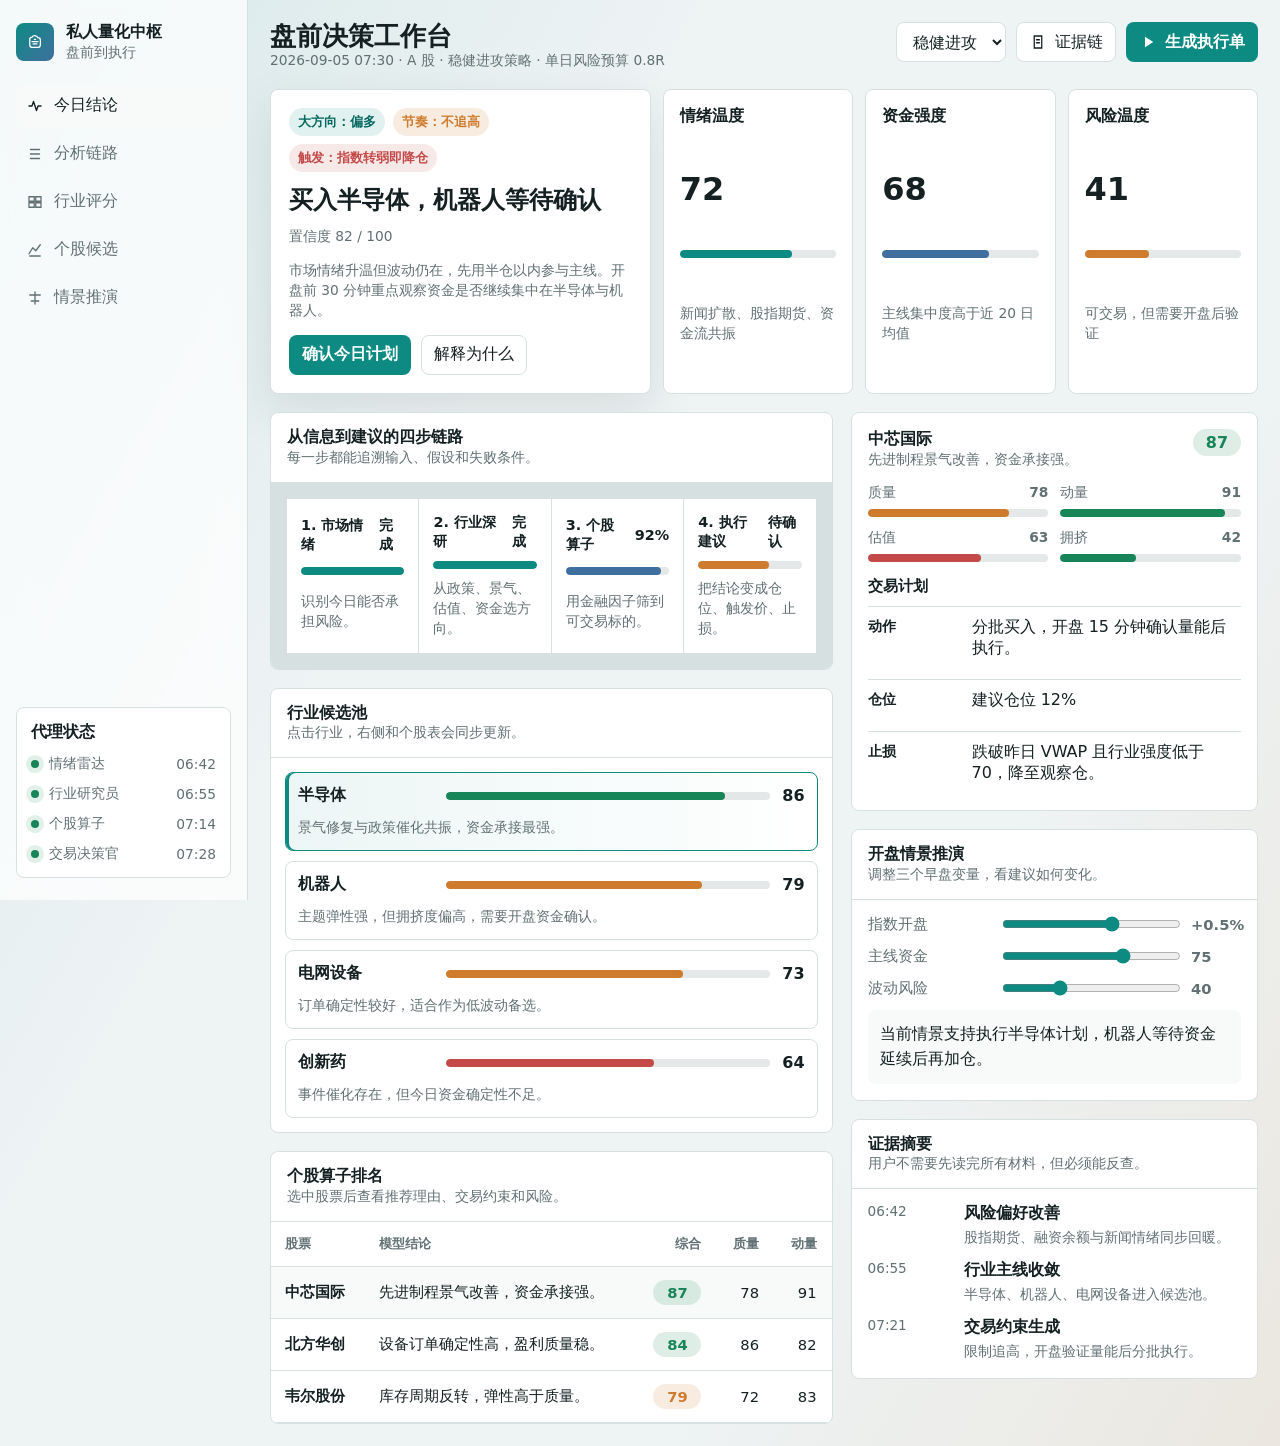
<file: index.html>
<!doctype html>
<html lang="zh-CN">
<head>
  <meta charset="utf-8">
  <meta name="viewport" content="width=device-width, initial-scale=1">
  <title>私人量化系统 | 盘前决策工作台</title>
  <meta name="description" content="基于大模型的私人量化系统盘前分析与交易建议界面。">
  <style>
    :root {
      color-scheme: light;
      --bg: #eef3f4;
      --surface: #ffffff;
      --surface-2: #f7faf9;
      --ink: #142022;
      --muted: #617073;
      --line: #d7e0e1;
      --accent: #0d8b83;
      --accent-dark: #066961;
      --orange: #ce7b2d;
      --green: #178557;
      --red: #c44949;
      --blue: #3f6f9f;
      --shadow: 0 18px 50px rgba(17, 35, 38, 0.10);
      --radius: 8px;
      font-family: Inter, ui-sans-serif, system-ui, -apple-system, BlinkMacSystemFont, "Segoe UI", sans-serif;
    }

    @media (prefers-color-scheme: dark) {
      :root {
        color-scheme: dark;
        --bg: #0d1214;
        --surface: #151b1e;
        --surface-2: #1c2427;
        --ink: #edf4f4;
        --muted: #a5b2b5;
        --line: #303c40;
        --accent: #19a79b;
        --accent-dark: #3bc1b7;
        --orange: #dc9850;
        --green: #35a972;
        --red: #e06b6b;
        --blue: #7ca7d9;
        --shadow: 0 18px 50px rgba(0, 0, 0, 0.28);
      }
    }

    * {
      box-sizing: border-box;
    }

    body {
      margin: 0;
      background:
        linear-gradient(120deg, rgba(13, 139, 131, 0.10), transparent 34%),
        linear-gradient(300deg, rgba(206, 123, 45, 0.10), transparent 30%),
        var(--bg);
      color: var(--ink);
      min-height: 100vh;
      font-size: 16px;
    }

    button,
    select,
    input {
      font: inherit;
    }

    button {
      cursor: pointer;
    }

    .app {
      min-height: 100vh;
      display: grid;
      grid-template-columns: 248px minmax(0, 1fr);
    }

    .sidebar {
      position: sticky;
      top: 0;
      height: 100vh;
      background: rgba(255, 255, 255, 0.72);
      backdrop-filter: blur(18px);
      border-right: 1px solid var(--line);
      padding: 22px 16px;
      display: flex;
      flex-direction: column;
      gap: 22px;
    }

    @media (prefers-color-scheme: dark) {
      .sidebar {
        background: rgba(16, 22, 25, 0.76);
      }
    }

    .brand {
      display: flex;
      gap: 12px;
      align-items: center;
      min-width: 0;
    }

    .brand-mark {
      width: 38px;
      height: 38px;
      display: grid;
      place-items: center;
      color: #fff;
      background: linear-gradient(135deg, var(--accent), var(--blue));
      border-radius: 8px;
      flex: 0 0 auto;
    }

    .brand svg,
    .icon {
      width: 18px;
      height: 18px;
      display: block;
    }

    .brand-title {
      font-weight: 700;
      letter-spacing: 0;
      white-space: nowrap;
      overflow: hidden;
      text-overflow: ellipsis;
    }

    .brand-subtitle,
    .muted {
      color: var(--muted);
      font-size: 0.86rem;
      line-height: 1.45;
    }

    .nav {
      display: grid;
      gap: 6px;
    }

    .nav button,
    .quiet-button {
      border: 0;
      background: transparent;
      color: var(--muted);
      text-align: left;
      display: flex;
      align-items: center;
      gap: 10px;
      min-height: 42px;
      padding: 9px 10px;
      border-radius: var(--radius);
    }

    .nav button.active,
    .nav button:hover,
    .quiet-button:hover {
      color: var(--ink);
      background: var(--surface-2);
    }

    .agent-card {
      margin-top: auto;
      background: var(--surface);
      border: 1px solid var(--line);
      border-radius: var(--radius);
      padding: 14px;
      display: grid;
      gap: 12px;
    }

    .agent-row {
      display: grid;
      grid-template-columns: 9px minmax(0, 1fr) auto;
      gap: 9px;
      align-items: center;
      color: var(--muted);
      font-size: 0.86rem;
    }

    .pulse {
      width: 8px;
      height: 8px;
      border-radius: 999px;
      background: var(--green);
      box-shadow: 0 0 0 5px rgba(23, 133, 87, 0.12);
    }

    .content {
      min-width: 0;
      padding: 22px;
      display: grid;
      gap: 18px;
    }

    .topbar {
      display: flex;
      align-items: flex-start;
      justify-content: space-between;
      gap: 16px;
      flex-wrap: wrap;
    }

    h1,
    h2,
    h3,
    p {
      margin: 0;
    }

    h1 {
      font-size: clamp(1.45rem, 2vw, 2rem);
      line-height: 1.15;
      letter-spacing: 0;
    }

    h2 {
      font-size: 1rem;
      line-height: 1.3;
    }

    h3 {
      font-size: 0.95rem;
      line-height: 1.35;
    }

    .toolbar {
      display: flex;
      gap: 10px;
      align-items: center;
      flex-wrap: wrap;
    }

    .select,
    .button {
      min-height: 40px;
      border: 1px solid var(--line);
      color: var(--ink);
      background: var(--surface);
      border-radius: var(--radius);
      padding: 0 12px;
      display: inline-flex;
      align-items: center;
      gap: 8px;
      box-shadow: none;
    }

    .button.primary {
      border-color: transparent;
      background: var(--accent);
      color: #fff;
      font-weight: 700;
    }

    .button.primary:hover {
      background: var(--accent-dark);
    }

    .decision-strip {
      display: grid;
      grid-template-columns: minmax(260px, 1.1fr) repeat(3, minmax(150px, 0.55fr));
      gap: 12px;
      align-items: stretch;
    }

    .decision-main,
    .metric,
    .panel,
    .drawer,
    .modal-card {
      background: var(--surface);
      border: 1px solid var(--line);
      border-radius: var(--radius);
      box-shadow: var(--shadow);
    }

    .decision-main {
      padding: 18px;
      display: grid;
      gap: 14px;
    }

    .badge-row {
      display: flex;
      gap: 8px;
      align-items: center;
      flex-wrap: wrap;
    }

    .badge {
      display: inline-flex;
      align-items: center;
      gap: 6px;
      min-height: 28px;
      padding: 4px 9px;
      border-radius: 999px;
      background: rgba(13, 139, 131, 0.12);
      color: var(--accent-dark);
      font-size: 0.84rem;
      font-weight: 700;
    }

    .badge.orange {
      background: rgba(206, 123, 45, 0.14);
      color: var(--orange);
    }

    .badge.red {
      background: rgba(196, 73, 73, 0.12);
      color: var(--red);
    }

    .decision-title {
      display: flex;
      align-items: center;
      justify-content: space-between;
      gap: 12px;
      flex-wrap: wrap;
    }

    .decision-title strong {
      font-size: 1.5rem;
      line-height: 1.2;
    }

    .decision-actions {
      display: flex;
      gap: 10px;
      flex-wrap: wrap;
    }

    .metric {
      padding: 16px;
      display: grid;
      gap: 12px;
      box-shadow: none;
    }

    .metric-value {
      font-size: 2rem;
      font-weight: 700;
      line-height: 1;
      font-variant-numeric: tabular-nums;
    }

    .meter {
      height: 8px;
      border-radius: 999px;
      background: rgba(97, 112, 115, 0.16);
      overflow: hidden;
    }

    .meter > span {
      display: block;
      width: var(--value);
      height: 100%;
      border-radius: 999px;
      background: var(--bar, var(--accent));
    }

    .grid {
      display: grid;
      grid-template-columns: minmax(0, 1.16fr) minmax(320px, 0.84fr);
      gap: 18px;
      align-items: start;
    }

    .column {
      display: grid;
      gap: 18px;
      min-width: 0;
    }

    .panel {
      overflow: hidden;
      box-shadow: none;
    }

    .panel-head {
      min-height: 58px;
      padding: 14px 16px;
      display: flex;
      align-items: center;
      justify-content: space-between;
      gap: 12px;
      border-bottom: 1px solid var(--line);
      flex-wrap: wrap;
    }

    .phase-line {
      padding: 16px;
      display: grid;
      grid-template-columns: repeat(4, minmax(130px, 1fr));
      gap: 1px;
      background: var(--line);
    }

    .phase {
      background: var(--surface);
      padding: 14px;
      display: grid;
      gap: 10px;
      min-width: 0;
    }

    .phase-top {
      display: flex;
      align-items: center;
      justify-content: space-between;
      gap: 10px;
      font-size: 0.9rem;
      font-weight: 700;
    }

    .industry-list {
      padding: 14px;
      display: grid;
      gap: 10px;
    }

    .industry-button {
      border: 1px solid var(--line);
      background: var(--surface);
      color: var(--ink);
      border-radius: var(--radius);
      padding: 12px;
      text-align: left;
      display: grid;
      grid-template-columns: minmax(80px, 0.42fr) minmax(0, 1fr) auto;
      gap: 12px;
      align-items: center;
    }

    .industry-button.active {
      border-color: var(--accent);
      box-shadow: inset 3px 0 0 var(--accent);
      background: linear-gradient(90deg, rgba(13, 139, 131, 0.08), transparent);
    }

    .industry-score {
      font-weight: 800;
      font-variant-numeric: tabular-nums;
    }

    .table-wrap {
      overflow-x: auto;
    }

    table {
      width: 100%;
      min-width: 760px;
      border-collapse: collapse;
      font-size: 0.92rem;
    }

    th,
    td {
      padding: 13px 14px;
      border-bottom: 1px solid var(--line);
      text-align: left;
      vertical-align: middle;
    }

    th {
      color: var(--muted);
      font-size: 0.82rem;
      font-weight: 700;
    }

    .num {
      text-align: right;
      font-variant-numeric: tabular-nums;
      white-space: nowrap;
    }

    .stock-row {
      cursor: pointer;
    }

    .stock-row:hover,
    .stock-row.active {
      background: var(--surface-2);
    }

    .score-pill {
      display: inline-flex;
      align-items: center;
      justify-content: center;
      min-width: 48px;
      padding: 4px 8px;
      border-radius: 999px;
      color: var(--tone);
      background: color-mix(in srgb, var(--tone) 14%, transparent);
      font-weight: 800;
    }

    .evidence {
      padding: 14px 16px 16px;
      display: grid;
      gap: 12px;
    }

    .evidence-item {
      display: grid;
      grid-template-columns: 84px minmax(0, 1fr);
      gap: 12px;
      align-items: start;
    }

    .time {
      color: var(--muted);
      font-size: 0.85rem;
      font-variant-numeric: tabular-nums;
    }

    .evidence-title {
      font-weight: 700;
      margin-bottom: 4px;
    }

    .drawer {
      padding: 16px;
      display: grid;
      gap: 14px;
      position: sticky;
      top: 18px;
      box-shadow: none;
    }

    .stock-title {
      display: flex;
      align-items: flex-start;
      justify-content: space-between;
      gap: 12px;
    }

    .factor-grid {
      display: grid;
      grid-template-columns: repeat(2, minmax(0, 1fr));
      gap: 12px;
    }

    .factor {
      display: grid;
      gap: 7px;
      min-width: 0;
    }

    .factor-top {
      display: flex;
      justify-content: space-between;
      gap: 8px;
      color: var(--muted);
      font-size: 0.86rem;
    }

    .trade-plan {
      display: grid;
      gap: 10px;
    }

    .trade-row {
      display: grid;
      grid-template-columns: 92px minmax(0, 1fr);
      gap: 12px;
      padding: 10px 0;
      border-top: 1px solid var(--line);
    }

    .trade-row strong {
      font-size: 0.88rem;
    }

    .scenario-control {
      padding: 14px 16px 16px;
      display: grid;
      gap: 12px;
    }

    .slider-row {
      display: grid;
      grid-template-columns: 120px minmax(0, 1fr) 50px;
      align-items: center;
      gap: 12px;
      color: var(--muted);
      font-size: 0.92rem;
    }

    input[type="range"] {
      width: 100%;
      accent-color: var(--accent);
    }

    .scenario-result {
      background: var(--surface-2);
      border-radius: var(--radius);
      padding: 12px;
      line-height: 1.55;
    }

    .modal {
      position: fixed;
      inset: 0;
      display: none;
      place-items: center;
      background: rgba(5, 12, 14, 0.54);
      padding: 20px;
      z-index: 20;
    }

    .modal.open {
      display: grid;
    }

    .modal-card {
      max-width: 620px;
      width: min(100%, 620px);
      padding: 18px;
      display: grid;
      gap: 14px;
    }

    .modal-actions {
      display: flex;
      justify-content: flex-end;
      gap: 10px;
      flex-wrap: wrap;
    }

    .toast {
      position: fixed;
      right: 18px;
      bottom: 18px;
      max-width: min(420px, calc(100vw - 36px));
      background: var(--ink);
      color: var(--bg);
      border-radius: var(--radius);
      padding: 12px 14px;
      box-shadow: var(--shadow);
      transform: translateY(120%);
      opacity: 0;
      transition: transform 180ms ease, opacity 180ms ease;
      z-index: 25;
      line-height: 1.45;
    }

    .toast.show {
      transform: translateY(0);
      opacity: 1;
    }

    .mobile-menu {
      display: none;
    }

    @media (max-width: 1100px) {
      .decision-strip {
        grid-template-columns: minmax(0, 1fr) minmax(170px, 0.5fr) minmax(170px, 0.5fr);
      }

      .decision-strip .metric:last-child {
        grid-column: 2 / span 2;
      }
    }

    @media (max-width: 920px) {
      .app {
        grid-template-columns: 1fr;
      }

      .sidebar {
        position: static;
        height: auto;
        padding: 14px;
      }

      .nav {
        grid-template-columns: repeat(3, minmax(0, 1fr));
      }

      .agent-card {
        display: none;
      }

      .grid,
      .decision-strip,
      .phase-line {
        grid-template-columns: 1fr;
      }

      .decision-strip .metric:last-child {
        grid-column: auto;
      }

      .drawer {
        position: static;
      }
    }

    @media (max-width: 620px) {
      body {
        font-size: 15px;
      }

      .content {
        padding: 14px;
      }

      .sidebar {
        gap: 12px;
      }

      .nav {
        display: none;
      }

      .mobile-menu {
        display: flex;
      }

      .topbar,
      .toolbar,
      .decision-actions,
      .button,
      .select {
        width: 100%;
      }

      .button,
      .select {
        justify-content: center;
      }

      .industry-button {
        grid-template-columns: 1fr auto;
      }

      .industry-button .meter {
        grid-column: 1 / -1;
      }

      .factor-grid,
      .slider-row {
        grid-template-columns: 1fr;
      }

      .evidence-item {
        grid-template-columns: 1fr;
      }
    }
  </style>
</head>
<body>
  <div class="app">
    <aside class="sidebar" aria-label="系统导航">
      <div class="brand">
        <div class="brand-mark" aria-hidden="true">
          <svg viewBox="0 0 24 24" fill="none">
            <path d="M5 15.5V8.6c0-1.8 1.3-3.2 3.1-3.2.7-1.2 2-2 3.6-2 1.9 0 3.5 1.2 4.1 2.9h.2c1.8 0 3.2 1.4 3.2 3.2v6c0 2-1.6 3.6-3.6 3.6H8.6C6.6 19.1 5 17.5 5 15.5Z" stroke="currentColor" stroke-width="1.7"/>
            <path d="M8 11.4h8M9.5 14.5h5M11.2 8.4h1.6" stroke="currentColor" stroke-width="1.7" stroke-linecap="round"/>
          </svg>
        </div>
        <div>
          <div class="brand-title">私人量化中枢</div>
          <div class="brand-subtitle">盘前到执行</div>
        </div>
      </div>

      <button class="quiet-button mobile-menu" type="button" id="jump-decision">
        <svg class="icon" viewBox="0 0 24 24" fill="none" aria-hidden="true"><path d="M5 12h14M13 6l6 6-6 6" stroke="currentColor" stroke-width="1.8" stroke-linecap="round" stroke-linejoin="round"/></svg>
        回到今日结论
      </button>

      <nav class="nav" aria-label="主要区域">
        <button type="button" class="active" data-target="decision"><svg class="icon" viewBox="0 0 24 24" fill="none" aria-hidden="true"><path d="M4 12h4l2-6 4 12 2-6h4" stroke="currentColor" stroke-width="1.8" stroke-linecap="round" stroke-linejoin="round"/></svg>今日结论</button>
        <button type="button" data-target="pipeline"><svg class="icon" viewBox="0 0 24 24" fill="none" aria-hidden="true"><path d="M6 6h12M6 12h12M6 18h12" stroke="currentColor" stroke-width="1.8" stroke-linecap="round"/></svg>分析链路</button>
        <button type="button" data-target="industries"><svg class="icon" viewBox="0 0 24 24" fill="none" aria-hidden="true"><path d="M4 5h7v6H4V5Zm9 0h7v6h-7V5ZM4 13h7v6H4v-6Zm9 0h7v6h-7v-6Z" stroke="currentColor" stroke-width="1.7"/></svg>行业评分</button>
        <button type="button" data-target="stocks"><svg class="icon" viewBox="0 0 24 24" fill="none" aria-hidden="true"><path d="M4 17 9 9l4 4 6-8M5 20h14" stroke="currentColor" stroke-width="1.8" stroke-linecap="round" stroke-linejoin="round"/></svg>个股候选</button>
        <button type="button" data-target="scenario"><svg class="icon" viewBox="0 0 24 24" fill="none" aria-hidden="true"><path d="M12 4v16M5 8h14M7 16h10" stroke="currentColor" stroke-width="1.8" stroke-linecap="round"/></svg>情景推演</button>
      </nav>

      <section class="agent-card" aria-label="代理运行状态">
        <h2>代理状态</h2>
        <div class="agent-row"><span class="pulse"></span><span>情绪雷达</span><span>06:42</span></div>
        <div class="agent-row"><span class="pulse"></span><span>行业研究员</span><span>06:55</span></div>
        <div class="agent-row"><span class="pulse"></span><span>个股算子</span><span>07:14</span></div>
        <div class="agent-row"><span class="pulse"></span><span>交易决策官</span><span>07:28</span></div>
      </section>
    </aside>

    <main class="content">
      <header class="topbar">
        <div>
          <h1>盘前决策工作台</h1>
          <p class="muted">2026-09-05 07:30 · A 股 · 稳健进攻策略 · 单日风险预算 0.8R</p>
        </div>
        <div class="toolbar" aria-label="全局操作">
          <select class="select" id="profile">
            <option value="balanced">稳健进攻</option>
            <option value="rotation">轮动增强</option>
            <option value="defense">防守观察</option>
          </select>
          <button class="button" type="button" id="open-evidence">
            <svg class="icon" viewBox="0 0 24 24" fill="none" aria-hidden="true"><path d="M7 4h10v16H7V4Zm3 5h4m-4 4h4" stroke="currentColor" stroke-width="1.7" stroke-linecap="round"/></svg>
            证据链
          </button>
          <button class="button primary" type="button" id="generate">
            <svg class="icon" viewBox="0 0 24 24" fill="none" aria-hidden="true"><path d="M8 5v14l11-7L8 5Z" fill="currentColor"/></svg>
            生成执行单
          </button>
        </div>
      </header>

      <section class="decision-strip" id="decision" aria-label="今日核心结论">
        <article class="decision-main">
          <div class="badge-row">
            <span class="badge">大方向：偏多</span>
            <span class="badge orange">节奏：不追高</span>
            <span class="badge red">触发：指数转弱即降仓</span>
          </div>
          <div class="decision-title">
            <strong id="headline">买入半导体，机器人等待确认</strong>
            <span class="muted">置信度 82 / 100</span>
          </div>
          <p class="muted" id="decision-copy">市场情绪升温但波动仍在，先用半仓以内参与主线。开盘前 30 分钟重点观察资金是否继续集中在半导体与机器人。</p>
          <div class="decision-actions">
            <button class="button primary" type="button" id="confirm-plan">确认今日计划</button>
            <button class="button" type="button" id="explain">解释为什么</button>
          </div>
        </article>

        <article class="metric">
          <h2>情绪温度</h2>
          <div class="metric-value" id="sentiment-value">72</div>
          <div class="meter" aria-label="情绪温度"><span style="--value:72%"></span></div>
          <p class="muted">新闻扩散、股指期货、资金流共振</p>
        </article>

        <article class="metric">
          <h2>资金强度</h2>
          <div class="metric-value" id="capital-value">68</div>
          <div class="meter" aria-label="资金强度"><span style="--value:68%;--bar:var(--blue)"></span></div>
          <p class="muted">主线集中度高于近 20 日均值</p>
        </article>

        <article class="metric">
          <h2>风险温度</h2>
          <div class="metric-value" id="risk-value">41</div>
          <div class="meter" aria-label="风险温度"><span style="--value:41%;--bar:var(--orange)"></span></div>
          <p class="muted">可交易，但需要开盘后验证</p>
        </article>
      </section>

      <section class="grid">
        <div class="column">
          <section class="panel" id="pipeline" aria-labelledby="pipeline-title">
            <div class="panel-head">
              <div>
                <h2 id="pipeline-title">从信息到建议的四步链路</h2>
                <p class="muted">每一步都能追溯输入、假设和失败条件。</p>
              </div>
            </div>
            <div class="phase-line">
              <article class="phase">
                <div class="phase-top"><span>1. 市场情绪</span><span>完成</span></div>
                <div class="meter"><span style="--value:100%"></span></div>
                <p class="muted">识别今日能否承担风险。</p>
              </article>
              <article class="phase">
                <div class="phase-top"><span>2. 行业深研</span><span>完成</span></div>
                <div class="meter"><span style="--value:100%"></span></div>
                <p class="muted">从政策、景气、估值、资金选方向。</p>
              </article>
              <article class="phase">
                <div class="phase-top"><span>3. 个股算子</span><span>92%</span></div>
                <div class="meter"><span style="--value:92%;--bar:var(--blue)"></span></div>
                <p class="muted">用金融因子筛到可交易标的。</p>
              </article>
              <article class="phase">
                <div class="phase-top"><span>4. 执行建议</span><span>待确认</span></div>
                <div class="meter"><span style="--value:68%;--bar:var(--orange)"></span></div>
                <p class="muted">把结论变成仓位、触发价、止损。</p>
              </article>
            </div>
          </section>

          <section class="panel" id="industries" aria-labelledby="industry-title">
            <div class="panel-head">
              <div>
                <h2 id="industry-title">行业候选池</h2>
                <p class="muted">点击行业，右侧和个股表会同步更新。</p>
              </div>
            </div>
            <div class="industry-list" id="industry-list"></div>
          </section>

          <section class="panel" id="stocks" aria-labelledby="stocks-title">
            <div class="panel-head">
              <div>
                <h2 id="stocks-title">个股算子排名</h2>
                <p class="muted">选中股票后查看推荐理由、交易约束和风险。</p>
              </div>
            </div>
            <div class="table-wrap">
              <table>
                <thead>
                  <tr>
                    <th>股票</th>
                    <th>模型结论</th>
                    <th class="num">综合</th>
                    <th class="num">质量</th>
                    <th class="num">动量</th>
                    <th class="num">估值</th>
                    <th class="num">拥挤</th>
                    <th class="num">建议仓位</th>
                  </tr>
                </thead>
                <tbody id="stock-body"></tbody>
              </table>
            </div>
          </section>
        </div>

        <aside class="column">
          <section class="drawer" aria-live="polite">
            <div class="stock-title">
              <div>
                <h2 id="selected-stock">中芯国际</h2>
                <p class="muted" id="selected-summary">先进制程景气改善，资金承接强。</p>
              </div>
              <span class="score-pill" id="selected-score" style="--tone:var(--green)">87</span>
            </div>

            <div class="factor-grid" id="factor-grid"></div>

            <div class="trade-plan" id="trade-plan">
              <h3>交易计划</h3>
              <div class="trade-row"><strong>动作</strong><span id="plan-action">分批买入，开盘 15 分钟确认量能后执行。</span></div>
              <div class="trade-row"><strong>仓位</strong><span id="plan-position">总仓 12%，第一笔 6%，确认后补齐。</span></div>
              <div class="trade-row"><strong>止损</strong><span id="plan-stop">跌破昨日 VWAP 且行业强度低于 70，降至观察仓。</span></div>
            </div>
          </section>

          <section class="panel" id="scenario" aria-labelledby="scenario-title">
            <div class="panel-head">
              <div>
                <h2 id="scenario-title">开盘情景推演</h2>
                <p class="muted">调整三个早盘变量，看建议如何变化。</p>
              </div>
            </div>
            <div class="scenario-control">
              <label class="slider-row">
                <span>指数开盘</span>
                <input type="range" min="-2" max="2" step="0.5" value="0.5" id="index-open">
                <strong id="index-open-value">+0.5%</strong>
              </label>
              <label class="slider-row">
                <span>主线资金</span>
                <input type="range" min="30" max="95" step="5" value="75" id="money-flow">
                <strong id="money-flow-value">75</strong>
              </label>
              <label class="slider-row">
                <span>波动风险</span>
                <input type="range" min="20" max="85" step="5" value="40" id="vol-risk">
                <strong id="vol-risk-value">40</strong>
              </label>
              <div class="scenario-result" id="scenario-result">当前情景支持执行半导体计划，机器人等待资金延续后再加仓。</div>
            </div>
          </section>

          <section class="panel" aria-labelledby="audit-title">
            <div class="panel-head">
              <div>
                <h2 id="audit-title">证据摘要</h2>
                <p class="muted">用户不需要先读完所有材料，但必须能反查。</p>
              </div>
            </div>
            <div class="evidence" id="evidence-mini">
              <div class="evidence-item">
                <span class="time">06:42</span>
                <div><div class="evidence-title">风险偏好改善</div><p class="muted">股指期货、融资余额与新闻情绪同步回暖。</p></div>
              </div>
              <div class="evidence-item">
                <span class="time">06:55</span>
                <div><div class="evidence-title">行业主线收敛</div><p class="muted">半导体、机器人、电网设备进入候选池。</p></div>
              </div>
              <div class="evidence-item">
                <span class="time">07:21</span>
                <div><div class="evidence-title">交易约束生成</div><p class="muted">限制追高，开盘验证量能后分批执行。</p></div>
              </div>
            </div>
          </section>
        </aside>
      </section>
    </main>
  </div>

  <div class="modal" id="modal" role="dialog" aria-modal="true" aria-labelledby="modal-title">
    <div class="modal-card">
      <h2 id="modal-title">今日结论的证据链</h2>
      <div class="evidence">
        <div class="evidence-item"><span class="time">06:30</span><div><div class="evidence-title">宏观与隔夜市场</div><p class="muted">外盘风险资产偏强，人民币波动可控，利率预期未给成长股制造新增压力。</p></div></div>
        <div class="evidence-item"><span class="time">06:42</span><div><div class="evidence-title">市场情绪</div><p class="muted">情绪温度 72，资金强度 68，波动风险 41；系统判断可以承担有限风险。</p></div></div>
        <div class="evidence-item"><span class="time">06:55</span><div><div class="evidence-title">行业深研</div><p class="muted">半导体因景气修复、政策催化和资金聚集得分最高；机器人作为次主线等待早盘确认。</p></div></div>
        <div class="evidence-item"><span class="time">07:14</span><div><div class="evidence-title">个股算子</div><p class="muted">模型优先选择质量、动量、流动性均衡且拥挤度未过热的股票。</p></div></div>
      </div>
      <div class="modal-actions">
        <button class="button" type="button" id="close-modal">关闭</button>
        <button class="button primary" type="button" id="modal-generate">生成执行单</button>
      </div>
    </div>
  </div>

  <div class="toast" id="toast" role="status" aria-live="polite"></div>

  <script>
    const industries = [
      {
        id: "semiconductor",
        name: "半导体",
        score: 86,
        thesis: "景气修复与政策催化共振，资金承接最强。",
        stocks: [
          { name: "中芯国际", note: "先进制程景气改善，资金承接强。", total: 87, quality: 78, momentum: 91, value: 63, crowd: 42, position: "12%", action: "分批买入，开盘 15 分钟确认量能后执行。", stop: "跌破昨日 VWAP 且行业强度低于 70，降至观察仓。" },
          { name: "北方华创", note: "设备订单确定性高，盈利质量稳。", total: 84, quality: 86, momentum: 82, value: 58, crowd: 48, position: "10%", action: "回踩均线附近吸纳，不追竞价高开。", stop: "放量跌破 5 日线减半。" },
          { name: "韦尔股份", note: "库存周期反转，弹性高于质量。", total: 79, quality: 72, momentum: 83, value: 66, crowd: 55, position: "8%", action: "只在板块强度排名前三时参与。", stop: "动量跌出候选前五则退出。" }
        ]
      },
      {
        id: "robotics",
        name: "机器人",
        score: 79,
        thesis: "主题弹性强，但拥挤度偏高，需要开盘资金确认。",
        stocks: [
          { name: "绿的谐波", note: "核心部件弹性强，订单预期上修。", total: 82, quality: 75, momentum: 85, value: 54, crowd: 58, position: "8%", action: "观察 30 分钟，资金延续再买第一笔。", stop: "主题热度回落且跌破分时均线退出。" },
          { name: "埃斯顿", note: "工业需求修复，趋势温和。", total: 78, quality: 73, momentum: 79, value: 62, crowd: 52, position: "6%", action: "低吸优先，避免高开追入。", stop: "行业排名跌出前三不加仓。" },
          { name: "鸣志电器", note: "资金关注升温，波动较高。", total: 76, quality: 68, momentum: 83, value: 57, crowd: 67, position: "5%", action: "轻仓试错，严格止损。", stop: "回撤超过 1.2R 直接退出。" }
        ]
      },
      {
        id: "grid",
        name: "电网设备",
        score: 73,
        thesis: "订单确定性较好，适合作为低波动备选。",
        stocks: [
          { name: "思源电气", note: "业绩兑现稳定，估值保护较好。", total: 77, quality: 82, momentum: 68, value: 71, crowd: 34, position: "7%", action: "作为防守替代，指数走弱时切换。", stop: "跌破前低或订单预期下修退出。" },
          { name: "许继电气", note: "特高压交付支撑，趋势稳定。", total: 74, quality: 76, momentum: 65, value: 69, crowd: 40, position: "5%", action: "等待回踩后配置。", stop: "板块资金连续两日流出则减仓。" }
        ]
      },
      {
        id: "pharma",
        name: "创新药",
        score: 64,
        thesis: "事件催化存在，但今日资金确定性不足。",
        stocks: [
          { name: "恒瑞医药", note: "基本面稳健，短线弹性一般。", total: 69, quality: 84, momentum: 57, value: 64, crowd: 36, position: "观察", action: "暂不主动买入，只观察资金切换。", stop: "无" },
          { name: "百济神州", note: "研发预期强，波动约束高。", total: 66, quality: 76, momentum: 61, value: 45, crowd: 50, position: "观察", action: "等待催化落地。", stop: "无" }
        ]
      }
    ];

    const els = {
      industryList: document.getElementById("industry-list"),
      stockBody: document.getElementById("stock-body"),
      factorGrid: document.getElementById("factor-grid"),
      selectedStock: document.getElementById("selected-stock"),
      selectedSummary: document.getElementById("selected-summary"),
      selectedScore: document.getElementById("selected-score"),
      planAction: document.getElementById("plan-action"),
      planPosition: document.getElementById("plan-position"),
      planStop: document.getElementById("plan-stop"),
      modal: document.getElementById("modal"),
      toast: document.getElementById("toast"),
      headline: document.getElementById("headline"),
      decisionCopy: document.getElementById("decision-copy"),
      sentimentValue: document.getElementById("sentiment-value"),
      capitalValue: document.getElementById("capital-value"),
      riskValue: document.getElementById("risk-value")
    };

    let activeIndustry = industries[0];
    let activeStock = industries[0].stocks[0];

    function scoreColor(value, inverse = false) {
      if (inverse) {
        if (value <= 45) return "var(--green)";
        if (value <= 62) return "var(--orange)";
        return "var(--red)";
      }
      if (value >= 82) return "var(--green)";
      if (value >= 72) return "var(--orange)";
      return "var(--red)";
    }

    function renderIndustries() {
      els.industryList.innerHTML = industries.map((industry) => `
        <button class="industry-button ${industry.id === activeIndustry.id ? "active" : ""}" type="button" data-industry="${industry.id}">
          <strong>${industry.name}</strong>
          <div class="meter" aria-label="${industry.name}评分"><span style="--value:${industry.score}%;--bar:${scoreColor(industry.score)}"></span></div>
          <span class="industry-score">${industry.score}</span>
          <span class="muted" style="grid-column:1 / -1">${industry.thesis}</span>
        </button>
      `).join("");

      document.querySelectorAll("[data-industry]").forEach((button) => {
        button.addEventListener("click", () => {
          activeIndustry = industries.find((industry) => industry.id === button.dataset.industry);
          activeStock = activeIndustry.stocks[0];
          render();
          document.getElementById("stocks").scrollIntoView({ behavior: "smooth", block: "start" });
        });
      });
    }

    function renderStocks() {
      els.stockBody.innerHTML = activeIndustry.stocks.map((stock) => `
        <tr class="stock-row ${stock.name === activeStock.name ? "active" : ""}" data-stock="${stock.name}">
          <td><strong>${stock.name}</strong></td>
          <td>${stock.note}</td>
          <td class="num"><span class="score-pill" style="--tone:${scoreColor(stock.total)}">${stock.total}</span></td>
          <td class="num">${stock.quality}</td>
          <td class="num">${stock.momentum}</td>
          <td class="num">${stock.value}</td>
          <td class="num">${stock.crowd}</td>
          <td class="num"><strong>${stock.position}</strong></td>
        </tr>
      `).join("");

      document.querySelectorAll("[data-stock]").forEach((row) => {
        row.addEventListener("click", () => {
          activeStock = activeIndustry.stocks.find((stock) => stock.name === row.dataset.stock);
          renderStockDrawer();
          document.querySelectorAll(".stock-row").forEach((item) => item.classList.toggle("active", item.dataset.stock === activeStock.name));
        });
      });
    }

    function renderStockDrawer() {
      els.selectedStock.textContent = activeStock.name;
      els.selectedSummary.textContent = activeStock.note;
      els.selectedScore.textContent = activeStock.total;
      els.selectedScore.style.setProperty("--tone", scoreColor(activeStock.total));
      els.factorGrid.innerHTML = [
        ["质量", activeStock.quality],
        ["动量", activeStock.momentum],
        ["估值", activeStock.value],
        ["拥挤", activeStock.crowd, true]
      ].map(([name, value, inverse]) => `
        <div class="factor">
          <div class="factor-top"><span>${name}</span><strong>${value}</strong></div>
          <div class="meter" aria-label="${name}"><span style="--value:${value}%;--bar:${scoreColor(value, inverse)}"></span></div>
        </div>
      `).join("");
      els.planAction.textContent = activeStock.action;
      els.planPosition.textContent = `建议仓位 ${activeStock.position}`;
      els.planStop.textContent = activeStock.stop;
    }

    function renderScenario() {
      const indexOpen = Number(document.getElementById("index-open").value);
      const moneyFlow = Number(document.getElementById("money-flow").value);
      const volRisk = Number(document.getElementById("vol-risk").value);
      document.getElementById("index-open-value").textContent = `${indexOpen > 0 ? "+" : ""}${indexOpen.toFixed(1)}%`;
      document.getElementById("money-flow-value").textContent = moneyFlow;
      document.getElementById("vol-risk-value").textContent = volRisk;

      let text = "当前情景支持执行半导体计划，机器人等待资金延续后再加仓。";
      if (volRisk >= 65 || indexOpen <= -1) {
        text = "情景转为防守：降低单票仓位，半导体只保留观察仓，优先等待指数企稳。";
      } else if (moneyFlow >= 85 && indexOpen >= 0) {
        text = "情景转为进攻：半导体可执行完整仓位，机器人在放量确认后加到计划仓。";
      } else if (moneyFlow < 55) {
        text = "资金不足：不扩大仓位，只执行最强个股的第一笔试单。";
      }
      document.getElementById("scenario-result").textContent = text;
    }

    function renderProfile(profile) {
      if (profile === "defense") {
        els.headline.textContent = "降低进攻仓位，等待开盘验证";
        els.decisionCopy.textContent = "模型仍认可半导体主线，但防守策略下只保留第一笔试单，机器人和创新药全部转为观察。";
        updateMetric(els.sentimentValue, 65, "情绪温度");
        updateMetric(els.capitalValue, 58, "资金强度");
        updateMetric(els.riskValue, 53, "风险温度");
      } else if (profile === "rotation") {
        els.headline.textContent = "半导体为主，电网设备作防守轮动";
        els.decisionCopy.textContent = "在主线之外保留低波动行业，用于指数走弱时切换，避免全部暴露在高弹性主题里。";
        updateMetric(els.sentimentValue, 70, "情绪温度");
        updateMetric(els.capitalValue, 64, "资金强度");
        updateMetric(els.riskValue, 45, "风险温度");
      } else {
        els.headline.textContent = "买入半导体，机器人等待确认";
        els.decisionCopy.textContent = "市场情绪升温但波动仍在，先用半仓以内参与主线。开盘前 30 分钟重点观察资金是否继续集中在半导体与机器人。";
        updateMetric(els.sentimentValue, 72, "情绪温度");
        updateMetric(els.capitalValue, 68, "资金强度");
        updateMetric(els.riskValue, 41, "风险温度");
      }
    }

    function updateMetric(valueEl, value) {
      valueEl.textContent = value;
      valueEl.parentElement.querySelector(".meter > span").style.setProperty("--value", `${value}%`);
    }

    function render() {
      renderIndustries();
      renderStocks();
      renderStockDrawer();
    }

    function toast(message) {
      els.toast.textContent = message;
      els.toast.classList.add("show");
      window.clearTimeout(toast.timer);
      toast.timer = window.setTimeout(() => els.toast.classList.remove("show"), 2600);
    }

    document.querySelectorAll(".nav [data-target]").forEach((button) => {
      button.addEventListener("click", () => {
        document.querySelectorAll(".nav button").forEach((item) => item.classList.remove("active"));
        button.classList.add("active");
        document.getElementById(button.dataset.target).scrollIntoView({ behavior: "smooth", block: "start" });
      });
    });

    document.getElementById("jump-decision").addEventListener("click", () => {
      document.getElementById("decision").scrollIntoView({ behavior: "smooth", block: "start" });
    });

    document.getElementById("open-evidence").addEventListener("click", () => els.modal.classList.add("open"));
    document.getElementById("explain").addEventListener("click", () => els.modal.classList.add("open"));
    document.getElementById("close-modal").addEventListener("click", () => els.modal.classList.remove("open"));
    els.modal.addEventListener("click", (event) => {
      if (event.target === els.modal) els.modal.classList.remove("open");
    });

    document.getElementById("generate").addEventListener("click", () => toast(`已生成执行单：${activeIndustry.name}主线，首选 ${activeStock.name}，建议仓位 ${activeStock.position}。`));
    document.getElementById("modal-generate").addEventListener("click", () => {
      els.modal.classList.remove("open");
      toast(`执行单已更新：${activeStock.name} 纳入今日计划。`);
    });
    document.getElementById("confirm-plan").addEventListener("click", () => toast("今日计划已确认：等待开盘信号，满足条件后分批执行。"));
    document.getElementById("profile").addEventListener("change", (event) => renderProfile(event.target.value));
    ["index-open", "money-flow", "vol-risk"].forEach((id) => document.getElementById(id).addEventListener("input", renderScenario));

    render();
    renderScenario();
  </script>
</body>
</html>
</file>
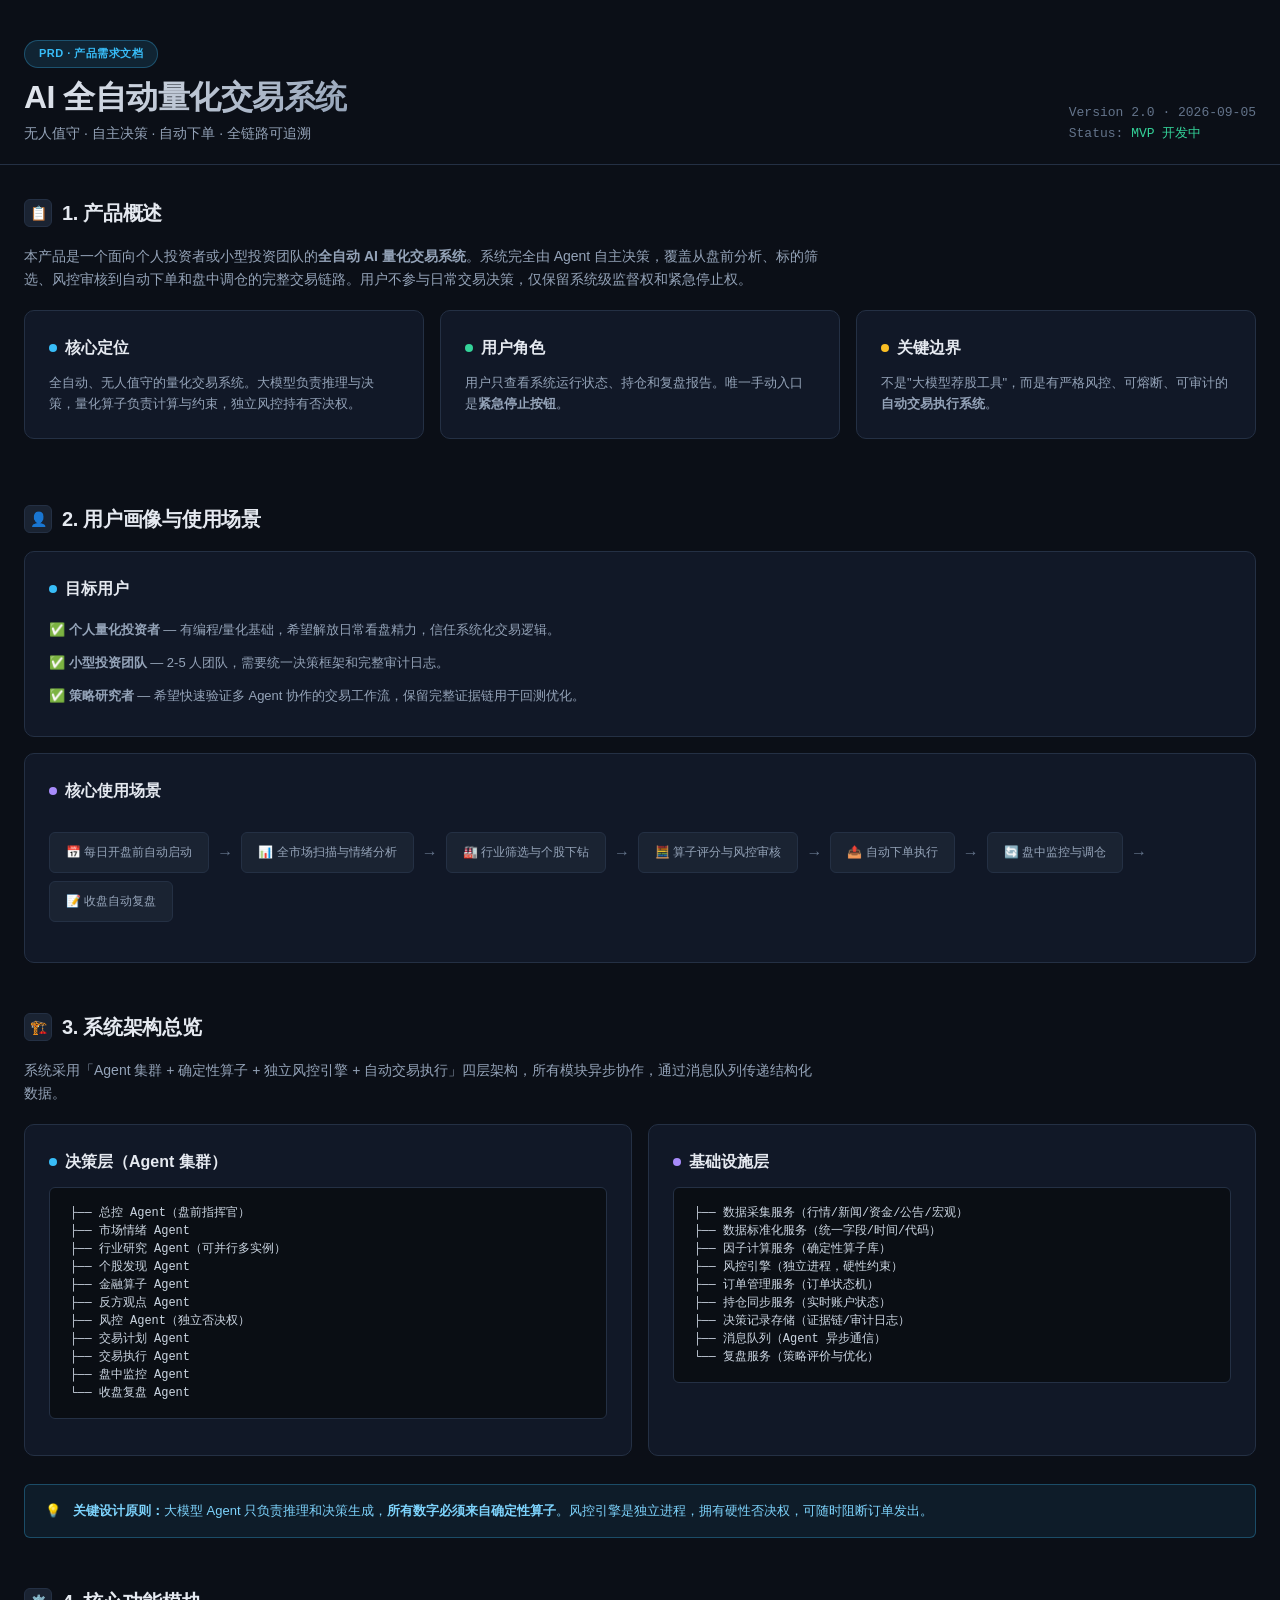
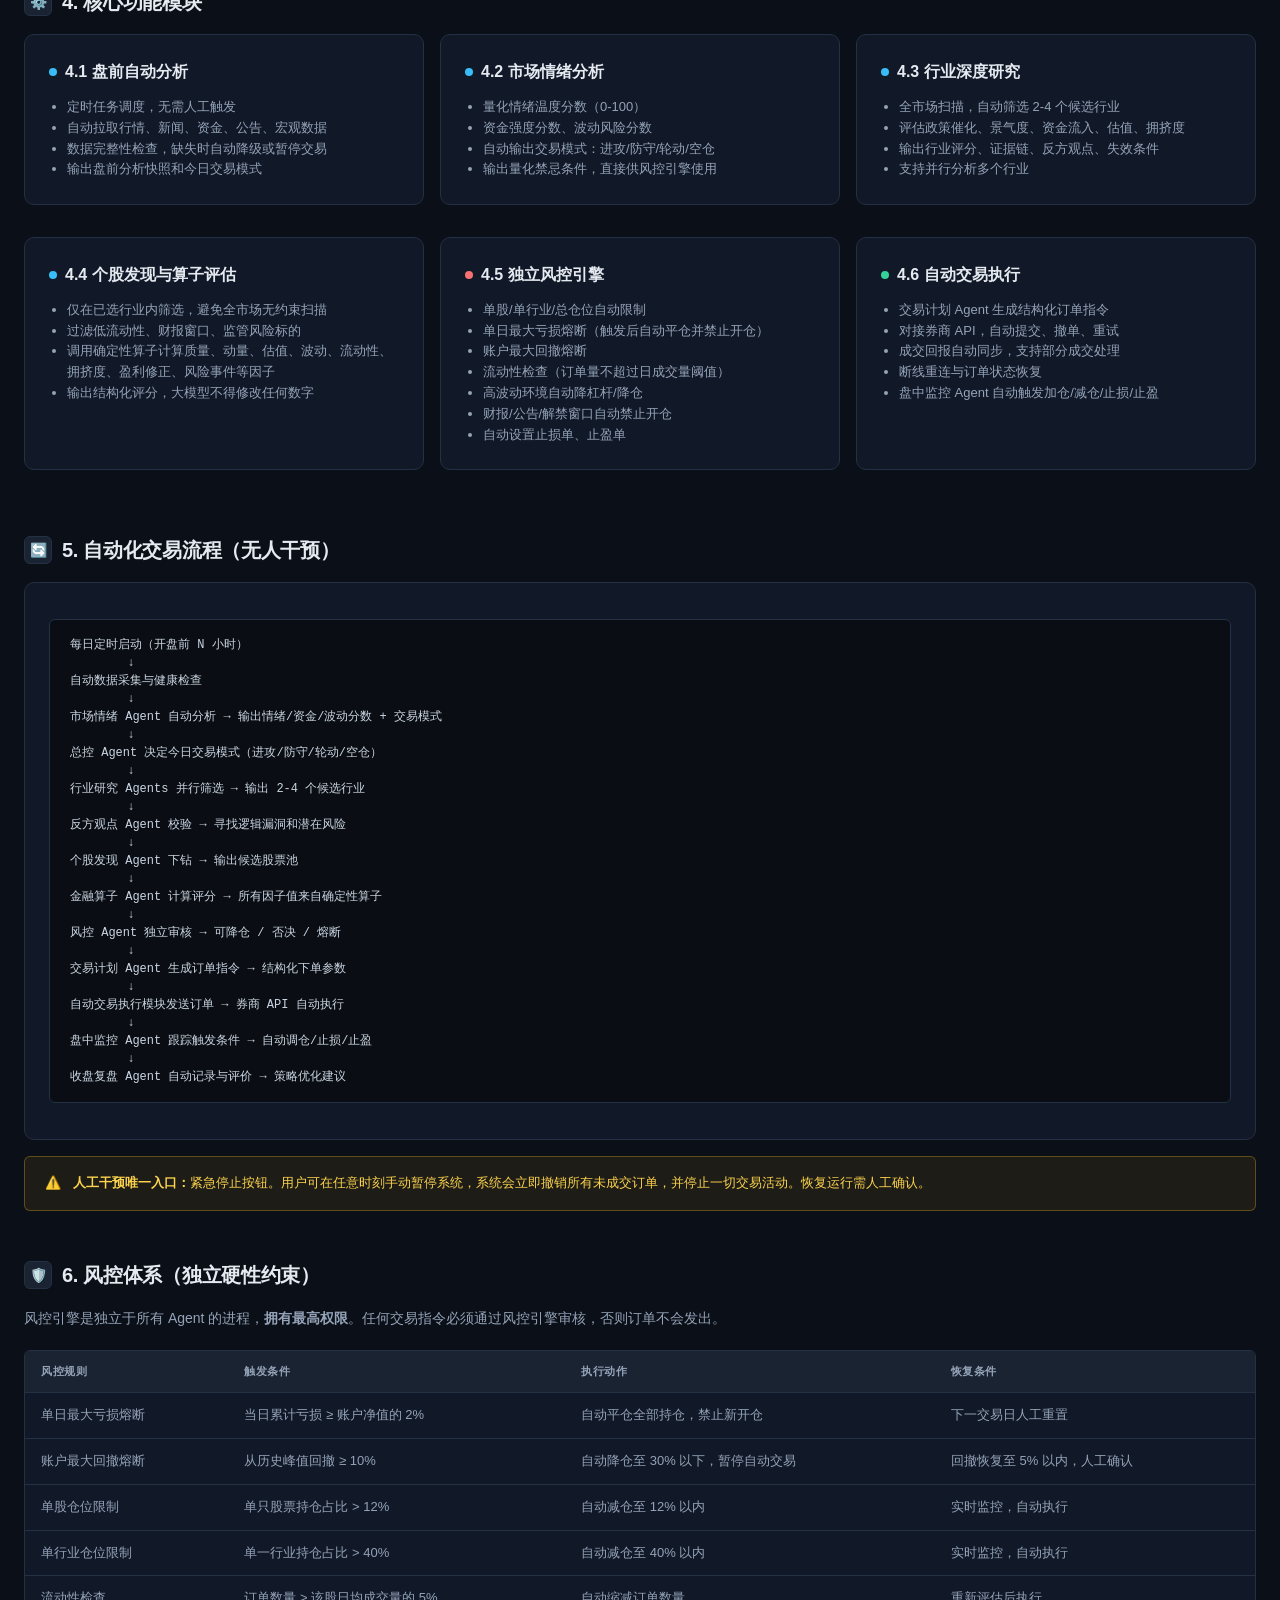
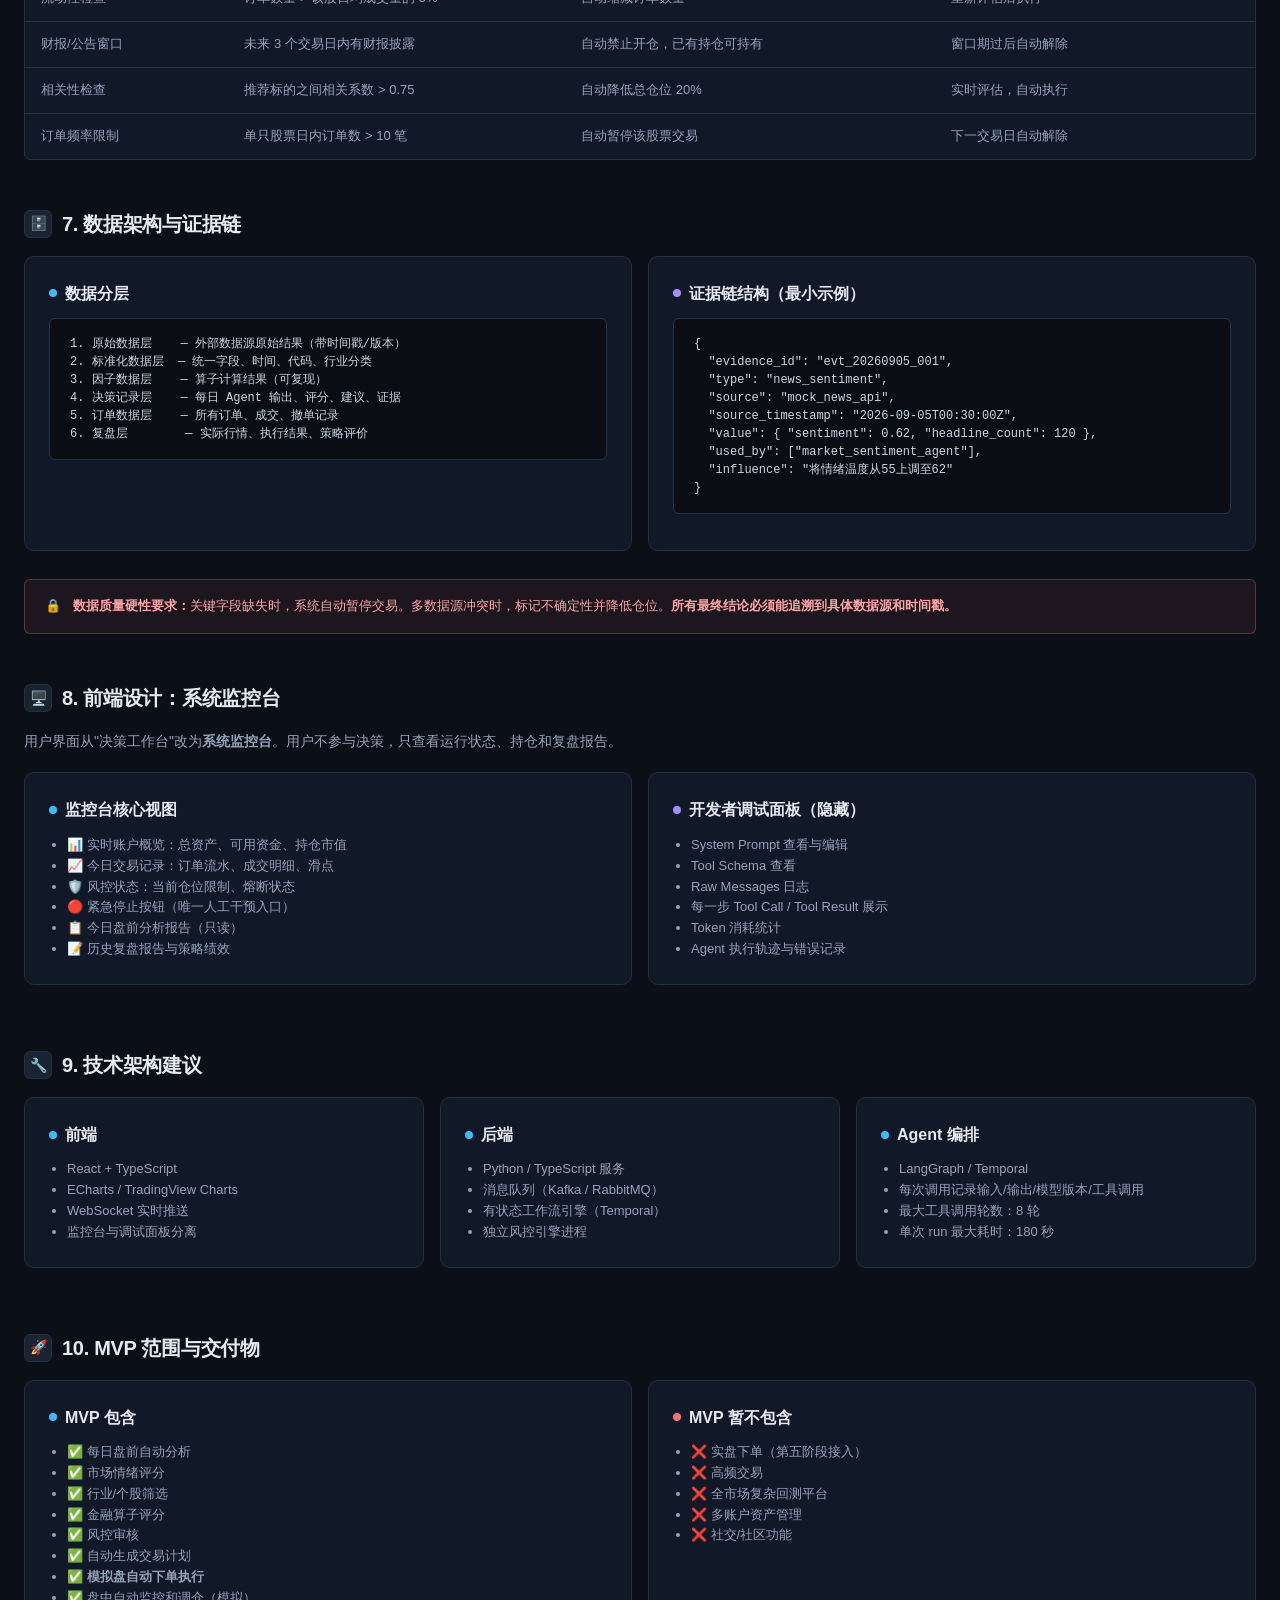
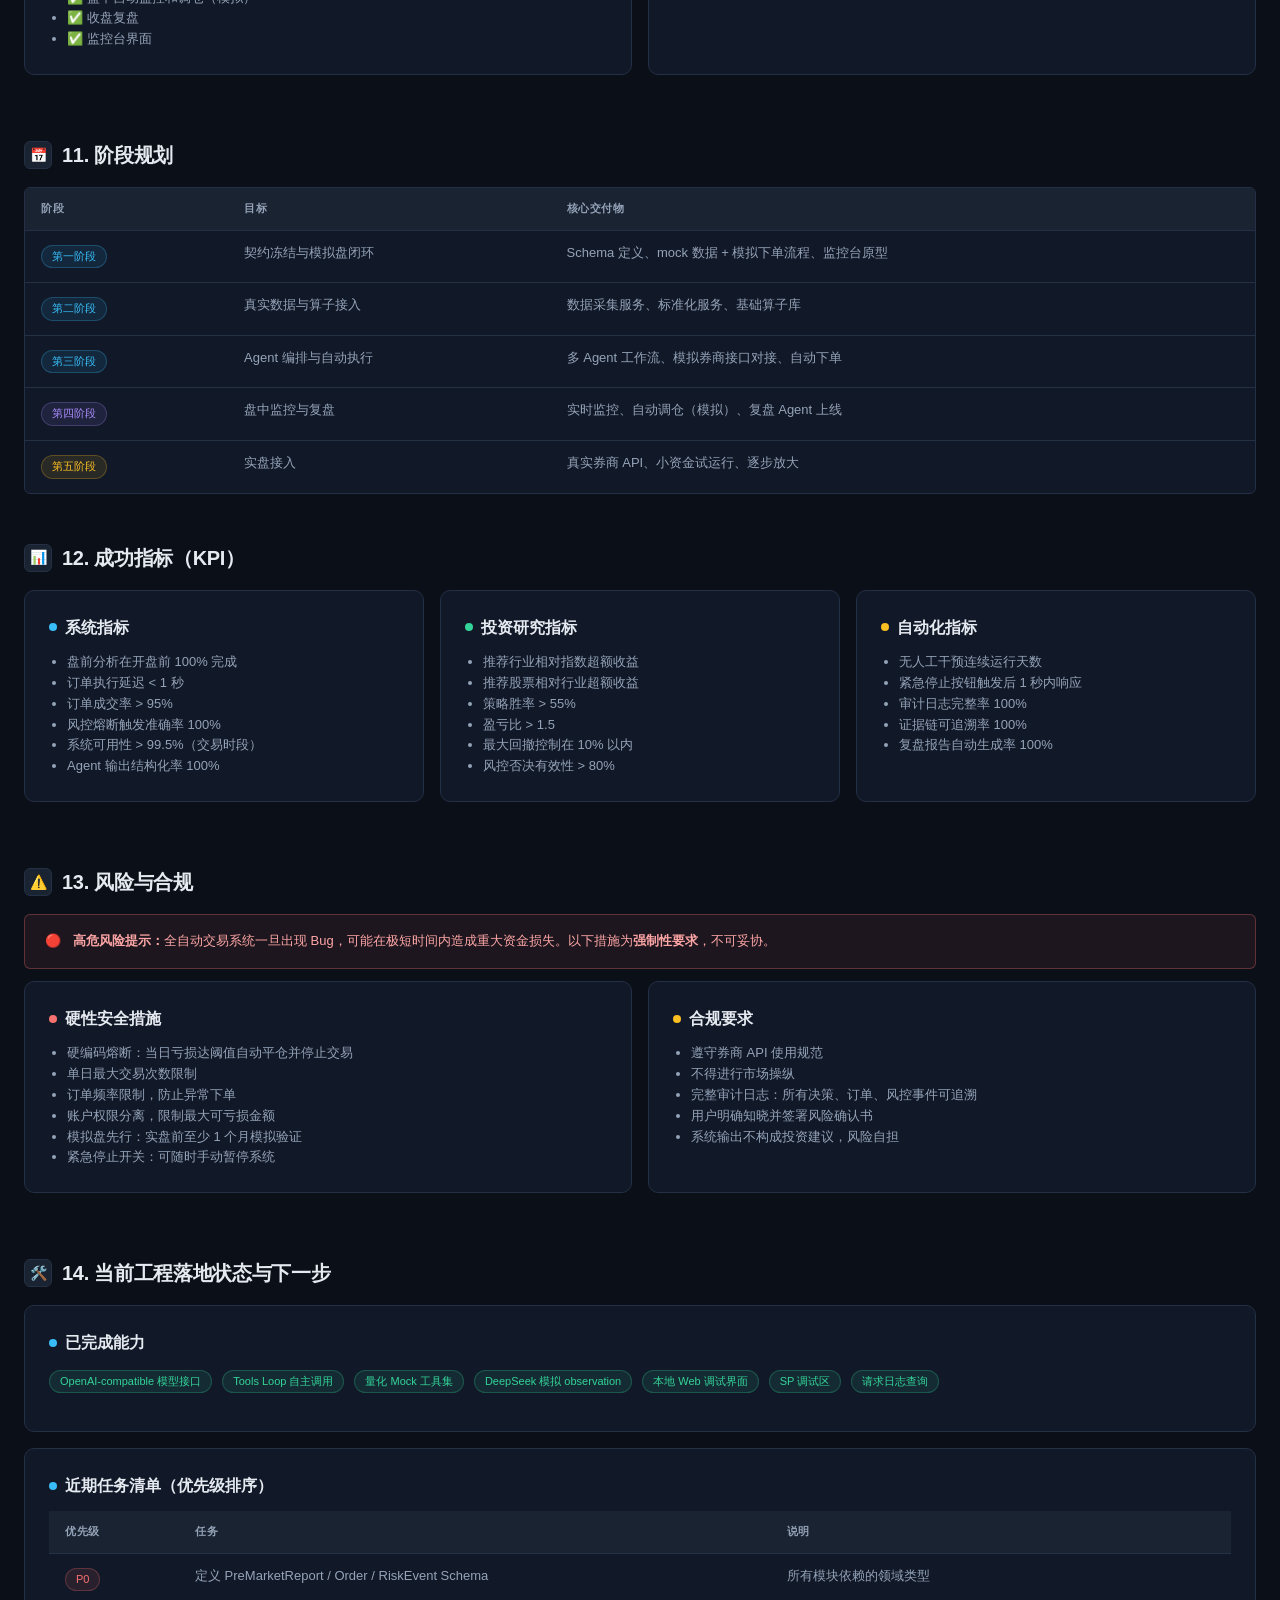
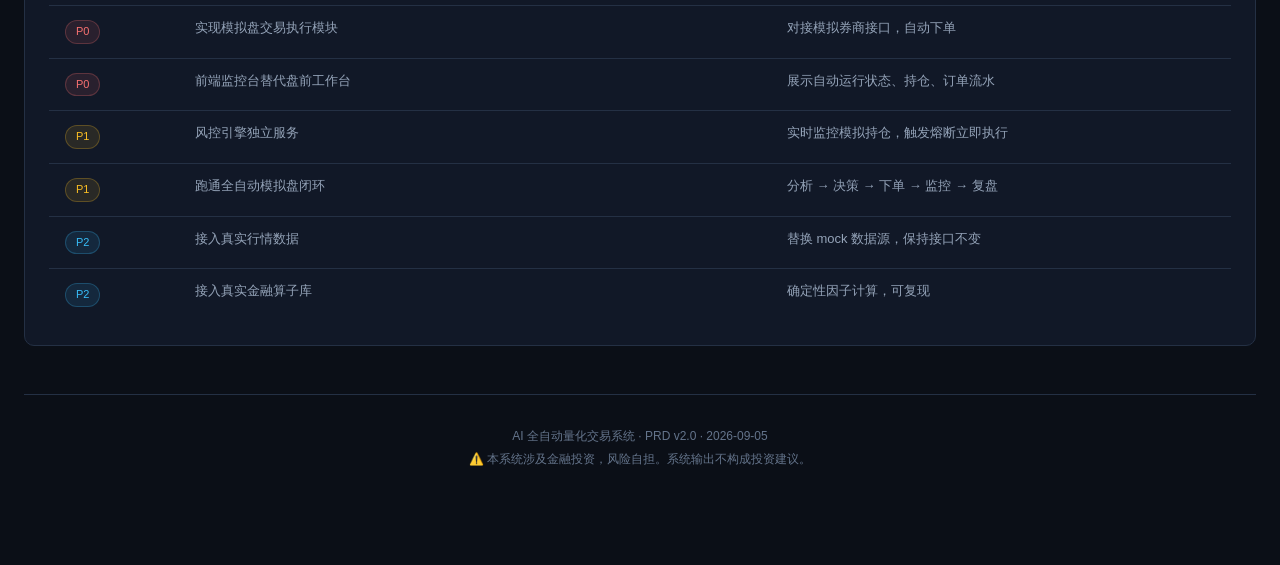
<file: prd.html>
<!DOCTYPE html>
<html lang="zh-CN">
<head>
    <meta charset="UTF-8">
    <meta name="viewport" content="width=device-width, initial-scale=1.0">
    <title>AI 全自动量化交易系统 - PRD</title>
    <style>
        :root {
            --bg: #0b0f17;
            --surface: #111827;
            --surface-2: #1a2332;
            --border: #243044;
            --text: #e5e9f0;
            --text-secondary: #94a3b8;
            --text-muted: #64748b;
            --accent: #38bdf8;
            --accent-2: #818cf8;
            --success: #34d399;
            --warning: #fbbf24;
            --danger: #f87171;
            --violet: #a78bfa;
            --cyan: #22d3ee;
            --radius: 10px;
            --radius-sm: 6px;
            --font: 'Inter', -apple-system, BlinkMacSystemFont, 'Segoe UI', Roboto, sans-serif;
            --mono: 'JetBrains Mono', 'Fira Code', 'SF Mono', Consolas, monospace;
        }

        * {
            margin: 0;
            padding: 0;
            box-sizing: border-box;
        }

        body {
            background: var(--bg);
            color: var(--text);
            font-family: var(--font);
            line-height: 1.6;
            font-size: 14px;
            -webkit-font-smoothing: antialiased;
            -moz-osx-font-smoothing: grayscale;
        }

        ::-webkit-scrollbar {
            width: 6px;
            height: 6px;
        }
        ::-webkit-scrollbar-track {
            background: var(--bg);
        }
        ::-webkit-scrollbar-thumb {
            background: var(--border);
            border-radius: 3px;
        }
        ::-webkit-scrollbar-thumb:hover {
            background: #374151;
        }

        .container {
            max-width: 1280px;
            margin: 0 auto;
            padding: 0 24px 80px;
        }

        /* Header */
        .header {
            padding: 40px 0 20px;
            border-bottom: 1px solid var(--border);
            margin-bottom: 32px;
            position: sticky;
            top: 0;
            background: var(--bg);
            z-index: 50;
            backdrop-filter: blur(12px);
        }
        .header-inner {
            max-width: 1280px;
            margin: 0 auto;
            padding: 0 24px;
            display: flex;
            align-items: flex-end;
            justify-content: space-between;
            flex-wrap: wrap;
            gap: 16px;
        }
        .badge {
            display: inline-block;
            background: rgba(56, 189, 248, 0.12);
            color: var(--accent);
            border: 1px solid rgba(56, 189, 248, 0.3);
            border-radius: 20px;
            padding: 4px 14px;
            font-size: 11px;
            font-weight: 600;
            letter-spacing: 0.5px;
            text-transform: uppercase;
            margin-bottom: 10px;
        }
        .header h1 {
            font-size: 32px;
            font-weight: 800;
            letter-spacing: -0.5px;
            line-height: 1.2;
            background: linear-gradient(135deg, #e5e9f0 0%, #94a3b8 100%);
            -webkit-background-clip: text;
            -webkit-text-fill-color: transparent;
            background-clip: text;
        }
        .header .version {
            color: var(--text-muted);
            font-size: 13px;
            font-family: var(--mono);
            white-space: nowrap;
        }

        /* Section */
        .section {
            margin-bottom: 48px;
        }
        .section-title {
            font-size: 20px;
            font-weight: 700;
            letter-spacing: -0.3px;
            margin-bottom: 16px;
            display: flex;
            align-items: center;
            gap: 10px;
            color: var(--text);
        }
        .section-title .icon {
            width: 28px;
            height: 28px;
            border-radius: 6px;
            background: var(--surface-2);
            border: 1px solid var(--border);
            display: flex;
            align-items: center;
            justify-content: center;
            font-size: 14px;
        }
        .section-desc {
            color: var(--text-secondary);
            font-size: 14px;
            margin-bottom: 20px;
            max-width: 800px;
        }

        /* Cards */
        .card {
            background: var(--surface);
            border: 1px solid var(--border);
            border-radius: var(--radius);
            padding: 24px;
            margin-bottom: 16px;
            transition: border-color 0.2s ease;
        }
        .card:hover {
            border-color: #374151;
        }
        .card-title {
            font-size: 16px;
            font-weight: 600;
            margin-bottom: 12px;
            color: var(--text);
            display: flex;
            align-items: center;
            gap: 8px;
        }
        .card-title .dot {
            width: 8px;
            height: 8px;
            border-radius: 50%;
            background: var(--accent);
            flex-shrink: 0;
        }

        /* Grid */
        .grid-2 {
            display: grid;
            grid-template-columns: repeat(auto-fit, minmax(380px, 1fr));
            gap: 16px;
        }
        .grid-3 {
            display: grid;
            grid-template-columns: repeat(auto-fit, minmax(280px, 1fr));
            gap: 16px;
        }

        /* Table */
        .table-wrap {
            overflow-x: auto;
            border-radius: var(--radius-sm);
            border: 1px solid var(--border);
            background: var(--surface);
        }
        table {
            width: 100%;
            border-collapse: collapse;
            font-size: 13px;
        }
        th {
            text-align: left;
            padding: 12px 16px;
            background: var(--surface-2);
            color: var(--text-secondary);
            font-weight: 600;
            font-size: 11px;
            text-transform: uppercase;
            letter-spacing: 0.5px;
            border-bottom: 1px solid var(--border);
            white-space: nowrap;
        }
        td {
            padding: 12px 16px;
            border-bottom: 1px solid var(--border);
            color: var(--text-secondary);
            vertical-align: top;
        }
        tr:last-child td {
            border-bottom: none;
        }
        tr:hover td {
            background: rgba(255, 255, 255, 0.02);
        }

        /* Code block */
        pre {
            background: #0a0e14;
            border: 1px solid var(--border);
            border-radius: var(--radius-sm);
            padding: 16px 20px;
            overflow-x: auto;
            font-family: var(--mono);
            font-size: 12px;
            line-height: 1.5;
            color: #cbd5e1;
            margin: 12px 0;
        }
        code {
            font-family: var(--mono);
            background: rgba(255, 255, 255, 0.06);
            padding: 2px 6px;
            border-radius: 4px;
            font-size: 12px;
            color: var(--cyan);
        }
        pre code {
            background: none;
            padding: 0;
            color: inherit;
        }

        /* Tags */
        .tag {
            display: inline-block;
            padding: 2px 10px;
            border-radius: 12px;
            font-size: 11px;
            font-weight: 500;
            margin: 2px 4px 2px 0;
            white-space: nowrap;
        }
        .tag-blue {
            background: rgba(56, 189, 248, 0.1);
            color: var(--accent);
            border: 1px solid rgba(56, 189, 248, 0.25);
        }
        .tag-green {
            background: rgba(52, 211, 153, 0.1);
            color: var(--success);
            border: 1px solid rgba(52, 211, 153, 0.25);
        }
        .tag-yellow {
            background: rgba(251, 191, 36, 0.1);
            color: var(--warning);
            border: 1px solid rgba(251, 191, 36, 0.25);
        }
        .tag-red {
            background: rgba(248, 113, 113, 0.1);
            color: var(--danger);
            border: 1px solid rgba(248, 113, 113, 0.25);
        }
        .tag-violet {
            background: rgba(167, 139, 250, 0.1);
            color: var(--violet);
            border: 1px solid rgba(167, 139, 250, 0.25);
        }

        /* Flow diagram */
        .flow-container {
            display: flex;
            flex-wrap: wrap;
            gap: 8px;
            align-items: center;
            padding: 16px 0;
            overflow-x: auto;
        }
        .flow-step {
            background: var(--surface-2);
            border: 1px solid var(--border);
            border-radius: var(--radius-sm);
            padding: 10px 16px;
            font-size: 12px;
            font-weight: 500;
            color: var(--text-secondary);
            white-space: nowrap;
            display: flex;
            align-items: center;
            gap: 6px;
            transition: all 0.2s ease;
        }
        .flow-step:hover {
            border-color: var(--accent);
            color: var(--text);
        }
        .flow-arrow {
            color: var(--text-muted);
            font-size: 16px;
            flex-shrink: 0;
        }

        /* Alert */
        .alert {
            padding: 16px 20px;
            border-radius: var(--radius-sm);
            margin: 12px 0;
            font-size: 13px;
            display: flex;
            gap: 12px;
            align-items: flex-start;
        }
        .alert-warning {
            background: rgba(251, 191, 36, 0.08);
            border: 1px solid rgba(251, 191, 36, 0.3);
            color: #fcd34d;
        }
        .alert-danger {
            background: rgba(248, 113, 113, 0.08);
            border: 1px solid rgba(248, 113, 113, 0.3);
            color: #fca5a5;
        }
        .alert-info {
            background: rgba(56, 189, 248, 0.08);
            border: 1px solid rgba(56, 189, 248, 0.3);
            color: #7dd3fc;
        }

        /* Status indicator */
        .status-indicator {
            display: flex;
            align-items: center;
            gap: 8px;
            padding: 8px 12px;
            border-radius: var(--radius-sm);
            font-size: 12px;
            font-weight: 500;
        }
        .status-indicator .pulse {
            width: 8px;
            height: 8px;
            border-radius: 50%;
            background: var(--success);
            animation: pulse 2s infinite;
        }
        @keyframes pulse {
            0%,
            100% {
                opacity: 1;
            }
            50% {
                opacity: 0.4;
            }
        }

        /* Responsive */
        @media (max-width: 768px) {
            .header h1 {
                font-size: 24px;
            }
            .grid-2 {
                grid-template-columns: 1fr;
            }
            .container {
                padding: 0 16px 60px;
            }
            .header-inner {
                padding: 0 16px;
            }
            pre {
                font-size: 11px;
                padding: 12px 14px;
            }
        }

        /* Print */
        @media print {
            body {
                background: #fff;
                color: #111;
            }
            .card,
            .table-wrap {
                border-color: #ddd;
                background: #fff;
            }
            pre {
                background: #f5f5f5;
                border-color: #ddd;
                color: #111;
            }
            .header {
                position: static;
            }
        }
    </style>
</head>
<body>

    <!-- Header -->
    <header class="header">
        <div class="header-inner">
            <div>
                <div class="badge">PRD · 产品需求文档</div>
                <h1>AI 全自动量化交易系统</h1>
                <p style="color: var(--text-secondary); margin-top: 6px;">无人值守 · 自主决策 · 自动下单 · 全链路可追溯</p>
            </div>
            <div class="version">
                Version 2.0 · 2026-09-05<br>
                Status: <span style="color: var(--success);">MVP 开发中</span>
            </div>
        </div>
    </header>

    <div class="container">

        <!-- 1. 产品概述 -->
        <section class="section">
            <h2 class="section-title"><span class="icon">📋</span> 1. 产品概述</h2>
            <p class="section-desc">本产品是一个面向个人投资者或小型投资团队的<strong>全自动 AI 量化交易系统</strong>。系统完全由 Agent 自主决策，覆盖从盘前分析、标的筛选、风控审核到自动下单和盘中调仓的完整交易链路。用户不参与日常交易决策，仅保留系统级监督权和紧急停止权。</p>

            <div class="grid-3">
                <div class="card">
                    <div class="card-title"><span class="dot"></span>核心定位</div>
                    <p style="color: var(--text-secondary); font-size: 13px;">全自动、无人值守的量化交易系统。大模型负责推理与决策，量化算子负责计算与约束，独立风控持有否决权。</p>
                </div>
                <div class="card">
                    <div class="card-title"><span class="dot" style="background: var(--success);"></span>用户角色</div>
                    <p style="color: var(--text-secondary); font-size: 13px;">用户只查看系统运行状态、持仓和复盘报告。唯一手动入口是<strong>紧急停止按钮</strong>。</p>
                </div>
                <div class="card">
                    <div class="card-title"><span class="dot" style="background: var(--warning);"></span>关键边界</div>
                    <p style="color: var(--text-secondary); font-size: 13px;">不是"大模型荐股工具"，而是有严格风控、可熔断、可审计的<strong>自动交易执行系统</strong>。</p>
                </div>
            </div>
        </section>

        <!-- 2. 用户画像与使用场景 -->
        <section class="section">
            <h2 class="section-title"><span class="icon">👤</span> 2. 用户画像与使用场景</h2>
            <div class="card">
                <div class="card-title"><span class="dot"></span>目标用户</div>
                <ul style="list-style: none; padding: 0; color: var(--text-secondary); font-size: 13px;">
                    <li style="padding: 6px 0;">✅ <strong>个人量化投资者</strong> — 有编程/量化基础，希望解放日常看盘精力，信任系统化交易逻辑。</li>
                    <li style="padding: 6px 0;">✅ <strong>小型投资团队</strong> — 2-5 人团队，需要统一决策框架和完整审计日志。</li>
                    <li style="padding: 6px 0;">✅ <strong>策略研究者</strong> — 希望快速验证多 Agent 协作的交易工作流，保留完整证据链用于回测优化。</li>
                </ul>
            </div>
            <div class="card">
                <div class="card-title"><span class="dot" style="background: var(--violet);"></span>核心使用场景</div>
                <div class="flow-container">
                    <span class="flow-step">📅 每日开盘前自动启动</span>
                    <span class="flow-arrow">→</span>
                    <span class="flow-step">📊 全市场扫描与情绪分析</span>
                    <span class="flow-arrow">→</span>
                    <span class="flow-step">🏭 行业筛选与个股下钻</span>
                    <span class="flow-arrow">→</span>
                    <span class="flow-step">🧮 算子评分与风控审核</span>
                    <span class="flow-arrow">→</span>
                    <span class="flow-step">📤 自动下单执行</span>
                    <span class="flow-arrow">→</span>
                    <span class="flow-step">🔄 盘中监控与调仓</span>
                    <span class="flow-arrow">→</span>
                    <span class="flow-step">📝 收盘自动复盘</span>
                </div>
            </div>
        </section>

        <!-- 3. 系统架构 -->
        <section class="section">
            <h2 class="section-title"><span class="icon">🏗️</span> 3. 系统架构总览</h2>
            <p class="section-desc">系统采用「Agent 集群 + 确定性算子 + 独立风控引擎 + 自动交易执行」四层架构，所有模块异步协作，通过消息队列传递结构化数据。</p>

            <div class="grid-2">
                <div class="card">
                    <div class="card-title"><span class="dot"></span>决策层（Agent 集群）</div>
                    <pre><code>├── 总控 Agent（盘前指挥官）
├── 市场情绪 Agent
├── 行业研究 Agent（可并行多实例）
├── 个股发现 Agent
├── 金融算子 Agent
├── 反方观点 Agent
├── 风控 Agent（独立否决权）
├── 交易计划 Agent
├── 交易执行 Agent
├── 盘中监控 Agent
└── 收盘复盘 Agent</code></pre>
                </div>
                <div class="card">
                    <div class="card-title"><span class="dot" style="background: var(--violet);"></span>基础设施层</div>
                    <pre><code>├── 数据采集服务（行情/新闻/资金/公告/宏观）
├── 数据标准化服务（统一字段/时间/代码）
├── 因子计算服务（确定性算子库）
├── 风控引擎（独立进程，硬性约束）
├── 订单管理服务（订单状态机）
├── 持仓同步服务（实时账户状态）
├── 决策记录存储（证据链/审计日志）
├── 消息队列（Agent 异步通信）
└── 复盘服务（策略评价与优化）</code></pre>
                </div>
            </div>

            <div class="alert alert-info">
                <span>💡</span>
                <div><strong>关键设计原则：</strong>大模型 Agent 只负责推理和决策生成，<strong>所有数字必须来自确定性算子</strong>。风控引擎是独立进程，拥有硬性否决权，可随时阻断订单发出。</div>
            </div>
        </section>

        <!-- 4. 核心功能模块 -->
        <section class="section">
            <h2 class="section-title"><span class="icon">⚙️</span> 4. 核心功能模块</h2>

            <div class="grid-2">
                <div class="card">
                    <div class="card-title"><span class="dot"></span>4.1 盘前自动分析</div>
                    <ul style="color: var(--text-secondary); font-size: 13px; padding-left: 18px;">
                        <li>定时任务调度，无需人工触发</li>
                        <li>自动拉取行情、新闻、资金、公告、宏观数据</li>
                        <li>数据完整性检查，缺失时自动降级或暂停交易</li>
                        <li>输出盘前分析快照和今日交易模式</li>
                    </ul>
                </div>
                <div class="card">
                    <div class="card-title"><span class="dot"></span>4.2 市场情绪分析</div>
                    <ul style="color: var(--text-secondary); font-size: 13px; padding-left: 18px;">
                        <li>量化情绪温度分数（0-100）</li>
                        <li>资金强度分数、波动风险分数</li>
                        <li>自动输出交易模式：进攻/防守/轮动/空仓</li>
                        <li>输出量化禁忌条件，直接供风控引擎使用</li>
                    </ul>
                </div>
                <div class="card">
                    <div class="card-title"><span class="dot"></span>4.3 行业深度研究</div>
                    <ul style="color: var(--text-secondary); font-size: 13px; padding-left: 18px;">
                        <li>全市场扫描，自动筛选 2-4 个候选行业</li>
                        <li>评估政策催化、景气度、资金流入、估值、拥挤度</li>
                        <li>输出行业评分、证据链、反方观点、失效条件</li>
                        <li>支持并行分析多个行业</li>
                    </ul>
                </div>
                <div class="card">
                    <div class="card-title"><span class="dot"></span>4.4 个股发现与算子评估</div>
                    <ul style="color: var(--text-secondary); font-size: 13px; padding-left: 18px;">
                        <li>仅在已选行业内筛选，避免全市场无约束扫描</li>
                        <li>过滤低流动性、财报窗口、监管风险标的</li>
                        <li>调用确定性算子计算质量、动量、估值、波动、流动性、拥挤度、盈利修正、风险事件等因子</li>
                        <li>输出结构化评分，大模型不得修改任何数字</li>
                    </ul>
                </div>
                <div class="card">
                    <div class="card-title"><span class="dot" style="background: var(--danger);"></span>4.5 独立风控引擎</div>
                    <ul style="color: var(--text-secondary); font-size: 13px; padding-left: 18px;">
                        <li>单股/单行业/总仓位自动限制</li>
                        <li>单日最大亏损熔断（触发后自动平仓并禁止开仓）</li>
                        <li>账户最大回撤熔断</li>
                        <li>流动性检查（订单量不超过日成交量阈值）</li>
                        <li>高波动环境自动降杠杆/降仓</li>
                        <li>财报/公告/解禁窗口自动禁止开仓</li>
                        <li>自动设置止损单、止盈单</li>
                    </ul>
                </div>
                <div class="card">
                    <div class="card-title"><span class="dot" style="background: var(--success);"></span>4.6 自动交易执行</div>
                    <ul style="color: var(--text-secondary); font-size: 13px; padding-left: 18px;">
                        <li>交易计划 Agent 生成结构化订单指令</li>
                        <li>对接券商 API，自动提交、撤单、重试</li>
                        <li>成交回报自动同步，支持部分成交处理</li>
                        <li>断线重连与订单状态恢复</li>
                        <li>盘中监控 Agent 自动触发加仓/减仓/止损/止盈</li>
                    </ul>
                </div>
            </div>
        </section>

        <!-- 5. 自动化交易流程 -->
        <section class="section">
            <h2 class="section-title"><span class="icon">🔄</span> 5. 自动化交易流程（无人干预）</h2>
            <div class="card">
                <pre><code>每日定时启动（开盘前 N 小时）
        ↓
自动数据采集与健康检查
        ↓
市场情绪 Agent 自动分析 → 输出情绪/资金/波动分数 + 交易模式
        ↓
总控 Agent 决定今日交易模式（进攻/防守/轮动/空仓）
        ↓
行业研究 Agents 并行筛选 → 输出 2-4 个候选行业
        ↓
反方观点 Agent 校验 → 寻找逻辑漏洞和潜在风险
        ↓
个股发现 Agent 下钻 → 输出候选股票池
        ↓
金融算子 Agent 计算评分 → 所有因子值来自确定性算子
        ↓
风控 Agent 独立审核 → 可降仓 / 否决 / 熔断
        ↓
交易计划 Agent 生成订单指令 → 结构化下单参数
        ↓
自动交易执行模块发送订单 → 券商 API 自动执行
        ↓
盘中监控 Agent 跟踪触发条件 → 自动调仓/止损/止盈
        ↓
收盘复盘 Agent 自动记录与评价 → 策略优化建议</code></pre>
            </div>
            <div class="alert alert-warning">
                <span>⚠️</span>
                <div><strong>人工干预唯一入口：</strong>紧急停止按钮。用户可在任意时刻手动暂停系统，系统会立即撤销所有未成交订单，并停止一切交易活动。恢复运行需人工确认。</div>
            </div>
        </section>

        <!-- 6. 风控体系 -->
        <section class="section">
            <h2 class="section-title"><span class="icon">🛡️</span> 6. 风控体系（独立硬性约束）</h2>
            <p class="section-desc">风控引擎是独立于所有 Agent 的进程，<strong>拥有最高权限</strong>。任何交易指令必须通过风控引擎审核，否则订单不会发出。</p>

            <div class="table-wrap">
                <table>
                    <thead>
                        <tr>
                            <th>风控规则</th>
                            <th>触发条件</th>
                            <th>执行动作</th>
                            <th>恢复条件</th>
                        </tr>
                    </thead>
                    <tbody>
                        <tr>
                            <td>单日最大亏损熔断</td>
                            <td>当日累计亏损 ≥ 账户净值的 2%</td>
                            <td>自动平仓全部持仓，禁止新开仓</td>
                            <td>下一交易日人工重置</td>
                        </tr>
                        <tr>
                            <td>账户最大回撤熔断</td>
                            <td>从历史峰值回撤 ≥ 10%</td>
                            <td>自动降仓至 30% 以下，暂停自动交易</td>
                            <td>回撤恢复至 5% 以内，人工确认</td>
                        </tr>
                        <tr>
                            <td>单股仓位限制</td>
                            <td>单只股票持仓占比 > 12%</td>
                            <td>自动减仓至 12% 以内</td>
                            <td>实时监控，自动执行</td>
                        </tr>
                        <tr>
                            <td>单行业仓位限制</td>
                            <td>单一行业持仓占比 > 40%</td>
                            <td>自动减仓至 40% 以内</td>
                            <td>实时监控，自动执行</td>
                        </tr>
                        <tr>
                            <td>流动性检查</td>
                            <td>订单数量 > 该股日均成交量的 5%</td>
                            <td>自动缩减订单数量</td>
                            <td>重新评估后执行</td>
                        </tr>
                        <tr>
                            <td>财报/公告窗口</td>
                            <td>未来 3 个交易日内有财报披露</td>
                            <td>自动禁止开仓，已有持仓可持有</td>
                            <td>窗口期过后自动解除</td>
                        </tr>
                        <tr>
                            <td>相关性检查</td>
                            <td>推荐标的之间相关系数 > 0.75</td>
                            <td>自动降低总仓位 20%</td>
                            <td>实时评估，自动执行</td>
                        </tr>
                        <tr>
                            <td>订单频率限制</td>
                            <td>单只股票日内订单数 > 10 笔</td>
                            <td>自动暂停该股票交易</td>
                            <td>下一交易日自动解除</td>
                        </tr>
                    </tbody>
                </table>
            </div>
        </section>

        <!-- 7. 数据架构与证据链 -->
        <section class="section">
            <h2 class="section-title"><span class="icon">🗄️</span> 7. 数据架构与证据链</h2>
            <div class="grid-2">
                <div class="card">
                    <div class="card-title"><span class="dot"></span>数据分层</div>
                    <pre><code>1. 原始数据层    — 外部数据源原始结果（带时间戳/版本）
2. 标准化数据层  — 统一字段、时间、代码、行业分类
3. 因子数据层    — 算子计算结果（可复现）
4. 决策记录层    — 每日 Agent 输出、评分、建议、证据
5. 订单数据层    — 所有订单、成交、撤单记录
6. 复盘层        — 实际行情、执行结果、策略评价</code></pre>
                </div>
                <div class="card">
                    <div class="card-title"><span class="dot" style="background: var(--violet);"></span>证据链结构（最小示例）</div>
                    <pre><code>{
  "evidence_id": "evt_20260905_001",
  "type": "news_sentiment",
  "source": "mock_news_api",
  "source_timestamp": "2026-09-05T00:30:00Z",
  "value": { "sentiment": 0.62, "headline_count": 120 },
  "used_by": ["market_sentiment_agent"],
  "influence": "将情绪温度从55上调至62"
}</code></pre>
                </div>
            </div>
            <div class="alert alert-danger">
                <span>🔒</span>
                <div><strong>数据质量硬性要求：</strong>关键字段缺失时，系统自动暂停交易。多数据源冲突时，标记不确定性并降低仓位。<strong>所有最终结论必须能追溯到具体数据源和时间戳。</strong></div>
            </div>
        </section>

        <!-- 8. 前端设计 -->
        <section class="section">
            <h2 class="section-title"><span class="icon">🖥️</span> 8. 前端设计：系统监控台</h2>
            <p class="section-desc">用户界面从"决策工作台"改为<strong>系统监控台</strong>。用户不参与决策，只查看运行状态、持仓和复盘报告。</p>

            <div class="grid-2">
                <div class="card">
                    <div class="card-title"><span class="dot"></span>监控台核心视图</div>
                    <ul style="color: var(--text-secondary); font-size: 13px; padding-left: 18px;">
                        <li>📊 实时账户概览：总资产、可用资金、持仓市值</li>
                        <li>📈 今日交易记录：订单流水、成交明细、滑点</li>
                        <li>🛡️ 风控状态：当前仓位限制、熔断状态</li>
                        <li>🔴 紧急停止按钮（唯一人工干预入口）</li>
                        <li>📋 今日盘前分析报告（只读）</li>
                        <li>📝 历史复盘报告与策略绩效</li>
                    </ul>
                </div>
                <div class="card">
                    <div class="card-title"><span class="dot" style="background: var(--violet);"></span>开发者调试面板（隐藏）</div>
                    <ul style="color: var(--text-secondary); font-size: 13px; padding-left: 18px;">
                        <li>System Prompt 查看与编辑</li>
                        <li>Tool Schema 查看</li>
                        <li>Raw Messages 日志</li>
                        <li>每一步 Tool Call / Tool Result 展示</li>
                        <li>Token 消耗统计</li>
                        <li>Agent 执行轨迹与错误记录</li>
                    </ul>
                </div>
            </div>
        </section>

        <!-- 9. 技术架构 -->
        <section class="section">
            <h2 class="section-title"><span class="icon">🔧</span> 9. 技术架构建议</h2>
            <div class="grid-3">
                <div class="card">
                    <div class="card-title"><span class="dot"></span>前端</div>
                    <ul style="color: var(--text-secondary); font-size: 13px; padding-left: 18px;">
                        <li>React + TypeScript</li>
                        <li>ECharts / TradingView Charts</li>
                        <li>WebSocket 实时推送</li>
                        <li>监控台与调试面板分离</li>
                    </ul>
                </div>
                <div class="card">
                    <div class="card-title"><span class="dot"></span>后端</div>
                    <ul style="color: var(--text-secondary); font-size: 13px; padding-left: 18px;">
                        <li>Python / TypeScript 服务</li>
                        <li>消息队列（Kafka / RabbitMQ）</li>
                        <li>有状态工作流引擎（Temporal）</li>
                        <li>独立风控引擎进程</li>
                    </ul>
                </div>
                <div class="card">
                    <div class="card-title"><span class="dot"></span>Agent 编排</div>
                    <ul style="color: var(--text-secondary); font-size: 13px; padding-left: 18px;">
                        <li>LangGraph / Temporal</li>
                        <li>每次调用记录输入/输出/模型版本/工具调用</li>
                        <li>最大工具调用轮数：8 轮</li>
                        <li>单次 run 最大耗时：180 秒</li>
                    </ul>
                </div>
            </div>
        </section>

        <!-- 10. MVP 范围 -->
        <section class="section">
            <h2 class="section-title"><span class="icon">🚀</span> 10. MVP 范围与交付物</h2>
            <div class="grid-2">
                <div class="card">
                    <div class="card-title"><span class="dot"></span>MVP 包含</div>
                    <ul style="color: var(--text-secondary); font-size: 13px; padding-left: 18px;">
                        <li>✅ 每日盘前自动分析</li>
                        <li>✅ 市场情绪评分</li>
                        <li>✅ 行业/个股筛选</li>
                        <li>✅ 金融算子评分</li>
                        <li>✅ 风控审核</li>
                        <li>✅ 自动生成交易计划</li>
                        <li>✅ <strong>模拟盘自动下单执行</strong></li>
                        <li>✅ 盘中自动监控和调仓（模拟）</li>
                        <li>✅ 收盘复盘</li>
                        <li>✅ 监控台界面</li>
                    </ul>
                </div>
                <div class="card">
                    <div class="card-title"><span class="dot" style="background: var(--danger);"></span>MVP 暂不包含</div>
                    <ul style="color: var(--text-secondary); font-size: 13px; padding-left: 18px;">
                        <li>❌ 实盘下单（第五阶段接入）</li>
                        <li>❌ 高频交易</li>
                        <li>❌ 全市场复杂回测平台</li>
                        <li>❌ 多账户资产管理</li>
                        <li>❌ 社交/社区功能</li>
                    </ul>
                </div>
            </div>
        </section>

        <!-- 11. 阶段规划 -->
        <section class="section">
            <h2 class="section-title"><span class="icon">📅</span> 11. 阶段规划</h2>
            <div class="table-wrap">
                <table>
                    <thead>
                        <tr>
                            <th>阶段</th>
                            <th>目标</th>
                            <th>核心交付物</th>
                        </tr>
                    </thead>
                    <tbody>
                        <tr>
                            <td><span class="tag tag-blue">第一阶段</span></td>
                            <td>契约冻结与模拟盘闭环</td>
                            <td>Schema 定义、mock 数据 + 模拟下单流程、监控台原型</td>
                        </tr>
                        <tr>
                            <td><span class="tag tag-blue">第二阶段</span></td>
                            <td>真实数据与算子接入</td>
                            <td>数据采集服务、标准化服务、基础算子库</td>
                        </tr>
                        <tr>
                            <td><span class="tag tag-blue">第三阶段</span></td>
                            <td>Agent 编排与自动执行</td>
                            <td>多 Agent 工作流、模拟券商接口对接、自动下单</td>
                        </tr>
                        <tr>
                            <td><span class="tag tag-violet">第四阶段</span></td>
                            <td>盘中监控与复盘</td>
                            <td>实时监控、自动调仓（模拟）、复盘 Agent 上线</td>
                        </tr>
                        <tr>
                            <td><span class="tag tag-yellow">第五阶段</span></td>
                            <td>实盘接入</td>
                            <td>真实券商 API、小资金试运行、逐步放大</td>
                        </tr>
                    </tbody>
                </table>
            </div>
        </section>

        <!-- 12. 成功指标 -->
        <section class="section">
            <h2 class="section-title"><span class="icon">📊</span> 12. 成功指标（KPI）</h2>
            <div class="grid-3">
                <div class="card">
                    <div class="card-title"><span class="dot"></span>系统指标</div>
                    <ul style="color: var(--text-secondary); font-size: 13px; padding-left: 18px;">
                        <li>盘前分析在开盘前 100% 完成</li>
                        <li>订单执行延迟 &lt; 1 秒</li>
                        <li>订单成交率 &gt; 95%</li>
                        <li>风控熔断触发准确率 100%</li>
                        <li>系统可用性 &gt; 99.5%（交易时段）</li>
                        <li>Agent 输出结构化率 100%</li>
                    </ul>
                </div>
                <div class="card">
                    <div class="card-title"><span class="dot" style="background: var(--success);"></span>投资研究指标</div>
                    <ul style="color: var(--text-secondary); font-size: 13px; padding-left: 18px;">
                        <li>推荐行业相对指数超额收益</li>
                        <li>推荐股票相对行业超额收益</li>
                        <li>策略胜率 &gt; 55%</li>
                        <li>盈亏比 &gt; 1.5</li>
                        <li>最大回撤控制在 10% 以内</li>
                        <li>风控否决有效性 &gt; 80%</li>
                    </ul>
                </div>
                <div class="card">
                    <div class="card-title"><span class="dot" style="background: var(--warning);"></span>自动化指标</div>
                    <ul style="color: var(--text-secondary); font-size: 13px; padding-left: 18px;">
                        <li>无人工干预连续运行天数</li>
                        <li>紧急停止按钮触发后 1 秒内响应</li>
                        <li>审计日志完整率 100%</li>
                        <li>证据链可追溯率 100%</li>
                        <li>复盘报告自动生成率 100%</li>
                    </ul>
                </div>
            </div>
        </section>

        <!-- 13. 风险与合规 -->
        <section class="section">
            <h2 class="section-title"><span class="icon">⚠️</span> 13. 风险与合规</h2>
            <div class="alert alert-danger">
                <span>🔴</span>
                <div><strong>高危风险提示：</strong>全自动交易系统一旦出现 Bug，可能在极短时间内造成重大资金损失。以下措施为<strong>强制性要求</strong>，不可妥协。</div>
            </div>
            <div class="grid-2">
                <div class="card">
                    <div class="card-title"><span class="dot" style="background: var(--danger);"></span>硬性安全措施</div>
                    <ul style="color: var(--text-secondary); font-size: 13px; padding-left: 18px;">
                        <li>硬编码熔断：当日亏损达阈值自动平仓并停止交易</li>
                        <li>单日最大交易次数限制</li>
                        <li>订单频率限制，防止异常下单</li>
                        <li>账户权限分离，限制最大可亏损金额</li>
                        <li>模拟盘先行：实盘前至少 1 个月模拟验证</li>
                        <li>紧急停止开关：可随时手动暂停系统</li>
                    </ul>
                </div>
                <div class="card">
                    <div class="card-title"><span class="dot" style="background: var(--warning);"></span>合规要求</div>
                    <ul style="color: var(--text-secondary); font-size: 13px; padding-left: 18px;">
                        <li>遵守券商 API 使用规范</li>
                        <li>不得进行市场操纵</li>
                        <li>完整审计日志：所有决策、订单、风控事件可追溯</li>
                        <li>用户明确知晓并签署风险确认书</li>
                        <li>系统输出不构成投资建议，风险自担</li>
                    </ul>
                </div>
            </div>
        </section>

        <!-- 14. 当前工程落地状态 -->
        <section class="section">
            <h2 class="section-title"><span class="icon">🛠️</span> 14. 当前工程落地状态与下一步</h2>
            <div class="card">
                <div class="card-title"><span class="dot"></span>已完成能力</div>
                <div style="display: flex; flex-wrap: wrap; gap: 6px; margin-bottom: 12px;">
                    <span class="tag tag-green">OpenAI-compatible 模型接口</span>
                    <span class="tag tag-green">Tools Loop 自主调用</span>
                    <span class="tag tag-green">量化 Mock 工具集</span>
                    <span class="tag tag-green">DeepSeek 模拟 observation</span>
                    <span class="tag tag-green">本地 Web 调试界面</span>
                    <span class="tag tag-green">SP 调试区</span>
                    <span class="tag tag-green">请求日志查询</span>
                </div>
            </div>
            <div class="card">
                <div class="card-title"><span class="dot" style="background: var(--accent);"></span>近期任务清单（优先级排序）</div>
                <table>
                    <thead>
                        <tr>
                            <th>优先级</th>
                            <th>任务</th>
                            <th>说明</th>
                        </tr>
                    </thead>
                    <tbody>
                        <tr>
                            <td><span class="tag tag-red">P0</span></td>
                            <td>定义 PreMarketReport / Order / RiskEvent Schema</td>
                            <td>所有模块依赖的领域类型</td>
                        </tr>
                        <tr>
                            <td><span class="tag tag-red">P0</span></td>
                            <td>实现模拟盘交易执行模块</td>
                            <td>对接模拟券商接口，自动下单</td>
                        </tr>
                        <tr>
                            <td><span class="tag tag-red">P0</span></td>
                            <td>前端监控台替代盘前工作台</td>
                            <td>展示自动运行状态、持仓、订单流水</td>
                        </tr>
                        <tr>
                            <td><span class="tag tag-yellow">P1</span></td>
                            <td>风控引擎独立服务</td>
                            <td>实时监控模拟持仓，触发熔断立即执行</td>
                        </tr>
                        <tr>
                            <td><span class="tag tag-yellow">P1</span></td>
                            <td>跑通全自动模拟盘闭环</td>
                            <td>分析 → 决策 → 下单 → 监控 → 复盘</td>
                        </tr>
                        <tr>
                            <td><span class="tag tag-blue">P2</span></td>
                            <td>接入真实行情数据</td>
                            <td>替换 mock 数据源，保持接口不变</td>
                        </tr>
                        <tr>
                            <td><span class="tag tag-blue">P2</span></td>
                            <td>接入真实金融算子库</td>
                            <td>确定性因子计算，可复现</td>
                        </tr>
                    </tbody>
                </table>
            </div>
        </section>

        <!-- Footer -->
        <footer style="text-align: center; padding: 32px 0 16px; border-top: 1px solid var(--border); color: var(--text-muted); font-size: 12px; margin-top: 40px;">
            <p>AI 全自动量化交易系统 · PRD v2.0 · 2026-09-05</p>
            <p style="margin-top: 4px;">⚠️ 本系统涉及金融投资，风险自担。系统输出不构成投资建议。</p>
        </footer>

    </div>
</body>
</html>
</file>
